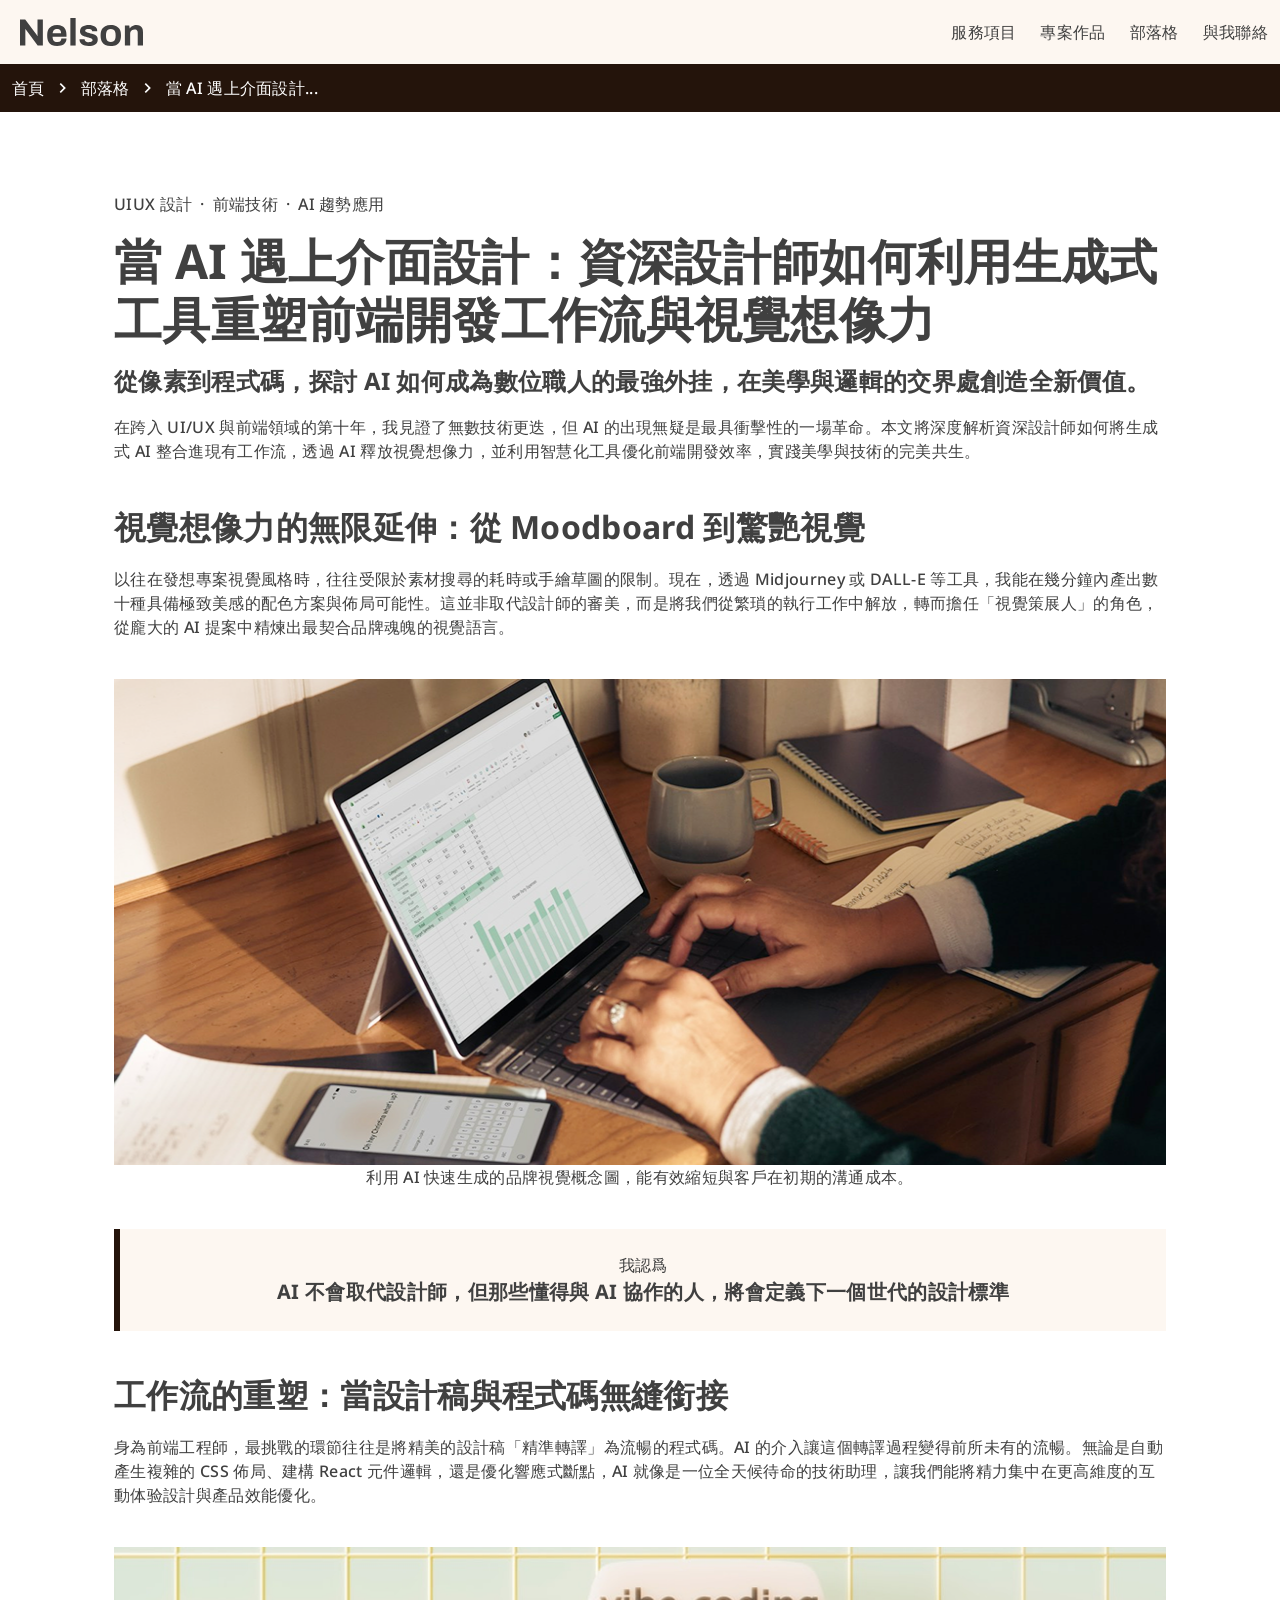
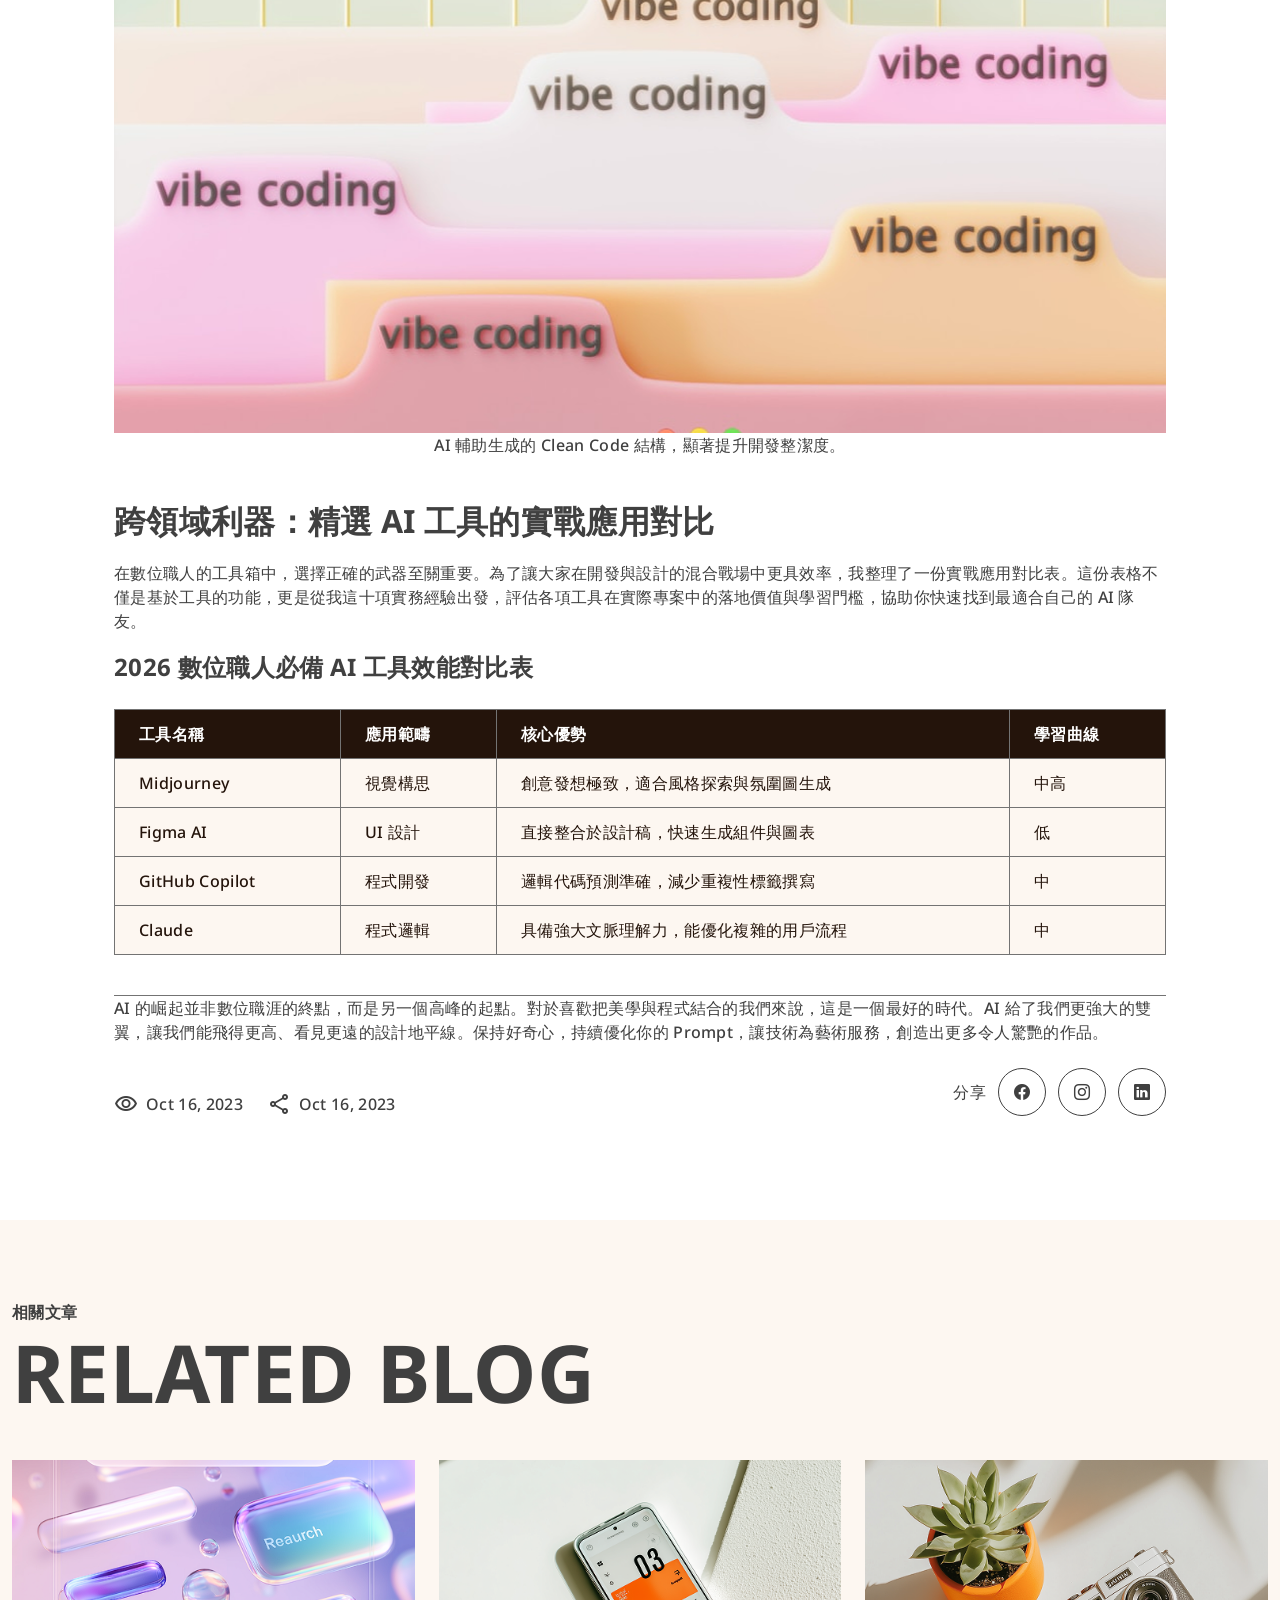
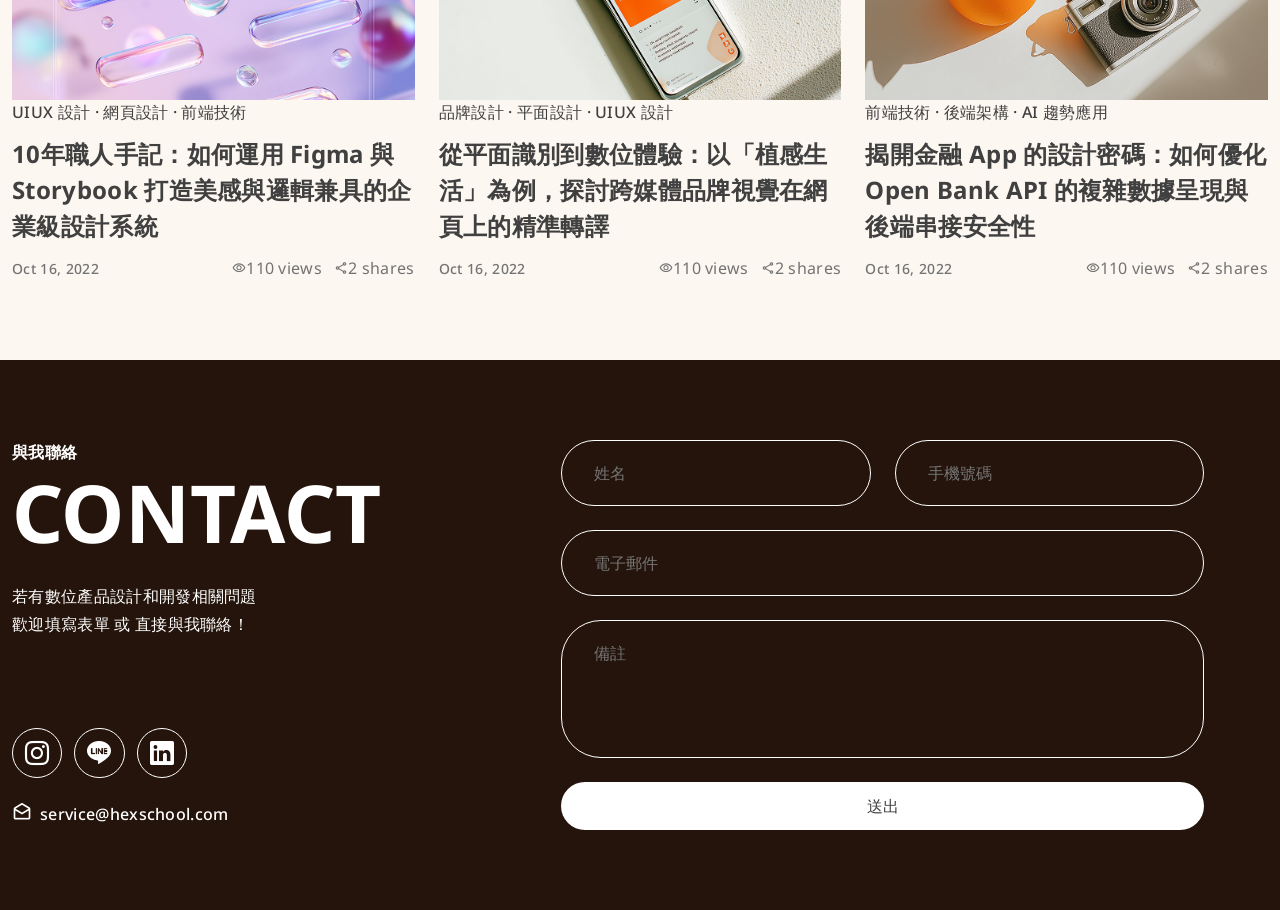
<file: Hex2026/article.html>
<!DOCTYPE html>
<html lang="zh-Hant">
<head>
    <meta charset="UTF-8">
    <meta name="viewport" content="width=device-width, initial-scale=1.0">
    <title>Nelson | 網頁裡的微互動藝術（文章內頁）</title>
    <link rel="stylesheet" href="https://fonts.googleapis.com/css2?family=Material+Symbols+Outlined">
    <link rel="stylesheet" href="https://cdn.jsdelivr.net/npm/bootstrap-icons@1.13.1/font/bootstrap-icons.min.css">
    <link rel="stylesheet" href="css/reset.css">
    <link rel="stylesheet" href="css/base.css">
    <link rel="stylesheet" href="css/blog.css">
</head>
<body>
    <div class="mask"></div>

    <header class="bg-primary-50">
        <nav>
            <div class="container">
                <div class="d-flex py-12 align-items-center">

                    <a href="index.html" class="logo"><img src="Img/device-pc.svg" alt="Nelson Logo"></a>
                 
                    <button class="btn-reset d-none d-md-block ml-auto" type="button">
                        <span class="material-symbols-outlined">dehaze</span>
                    </button>

                    <ul class="nav-list label-mobile-sm ml-auto d-flex label-md text-neutral-700 gap-24 align-items-center mb-0 list-style-none">
                        <li><a class="px-12 py-4" href="services.html">服務項目</a></li>
                        <li><a class="px-12 py-4" href="project.html">專案作品</a></li>
                        <li><a class="px-12 py-4" href="blog.html">部落格</a></li>
                        <li><a class="px-12 py-4" href="#contact">與我聯絡</a></li>
                    </ul>
                    
                </div>
            </div> 
        </nav>
    </header>

    <nav class="breadcrumbs py-12">
        <div class="container d-flex align-items-center gap-8 text-neutral-0" style="max-width: 1296px; height: 24px;">
            <a href="index.html" class="text-neutral-0 text-decoration-none label-md label-mobile-sm">首頁</a>
            <span class="material-symbols-outlined text-16 text-neutral-50">chevron_right</span>
            <a href="blog.html" class="text-neutral-0 text-decoration-none label-md label-mobile-sm">部落格</a>
            <span class="material-symbols-outlined text-16 text-neutral-50">chevron_right</span>
            <span class="text-neutral-50 label-md label-mobile-sm text-truncate" style="max-width: 400px;">當 AI 遇上介面設計...</span>
        </div>
    </nav>

    <main class="article-sec py-80 bg-white">
        <div class="container article-main-container">
            
            <div class="article-top-block mb-24">
                <div class="article-labels d-flex align-items-center gap-8 paragraph-md paragraph-mobile-sm text-neutral-700 mb-16">
                    <span>UIUX 設計</span> <span class="meta-divider">·</span>
                    <span>前端技術</span> <span class="meta-divider">·</span>
                    <span>AI 趨勢應用</span>
                </div>
                <h1 class="article-main-title heading-xxl heading-mobile-md text-neutral-700 mb-16">
                    當 AI 遇上介面設計：資深設計師如何利用生成式工具重塑前端開發工作流與視覺想像力
                </h1>
                <p class="article-subtitle heading-sm heading-mobile-xxs text-neutral-700 font-weight-700 mb-16">
                    從像素到程式碼，探討 AI 如何成為數位職人的最強外挂，在美學與邏輯的交界處創造全新價值。
                </p>
                <p class="paragraph-md paragraph-mobile-sm text-neutral-700 mb-40">
                    在跨入 UI/UX 與前端領域的第十年，我見證了無數技術更迭，但 AI 的出現無疑是最具衝擊性的一場革命。本文將深度解析資深設計師如何將生成式 AI 整合進現有工作流，透過 AI 釋放視覺想像力，並利用智慧化工具優化前端開發效率，實踐美學與技術的完美共生。
                </p>
            </div>

            <div class="article-body-content">
                
                <section class="body-group mb-40">
                    <h2 class="text-neutral-700 heading-lg heading-mobile-sm mb-16">視覺想像力的無限延伸：從 Moodboard 到驚艷視覺</h2>
                    <p class="paragraph-md paragraph-mobile-sm text-neutral-700">
                        以往在發想專案視覺風格時，往往受限於素材搜尋的耗時或手繪草圖的限制。現在，透過 Midjourney 或 DALL-E 等工具，我能在幾分鐘內產出數十種具備極致美感的配色方案與佈局可能性。這並非取代設計師的審美，而是將我們從繁瑣的執行工作中解放，轉而擔任「視覺策展人」的角色，從龐大的 AI 提案中精煉出最契合品牌魂魄的視覺語言。
                    </p>
                </section>

                <div class="body-group-img mb-40">
                    <div class="article-img-box">
                        <img src="Img/blog_content_1.png" alt="AI生成的品牌視覺概念圖" class="w-full h-full object-cover border-radius-0">
                    </div>
                    <p class="article-img-caption text-center text-neutral-700 paragraph-md paragraph-mobile-sm mt-12">
                        利用 AI 快速生成的品牌視覺概念圖，能有效縮短與客戶在初期的溝通成本。
                    </p>
                </div>

                <blockquote class="article-pullquote p-24 mb-40 bg-primary-50 border-radius-0">
                    <p class="paragraph-md paragraph-mobile-sm text-neutral-700 text-center mb-8">我認爲</p>
                    <h3 class="text-neutral-700 text-center heading-xs heading-mobile-xxxs mb-0">AI 不會取代設計師，但那些懂得與 AI 協作的人，將會定義下一個世代的設計標準</h3>
                </blockquote>

                <section class="body-group mb-40">
                    <h2 class="text-neutral-700 heading-lg heading-mobile-sm mb-16">工作流的重塑：當設計稿與程式碼無縫銜接</h2>
                    <p class="paragraph-md paragraph-mobile-sm text-neutral-700">
                        身為前端工程師，最挑戰的環節往往是將精美的設計稿「精準轉譯」為流暢的程式碼。AI 的介入讓這個轉譯過程變得前所未有的流暢。無論是自動產生複雜的 CSS 佈局、建構 React 元件邏輯，還是優化響應式斷點，AI 就像是一位全天候待命的技術助理，讓我們能將精力集中在更高維度的互動体验設計與產品效能優化。
                    </p>
                </section>

                <div class="body-group-img mb-40">
                    <div class="article-img-box">
                        <img src="Img/blog_content_2.png" alt="AI協助將Figma設計精準轉譯為React代碼" class="w-full h-full object-cover border-radius-0">
                    </div>
                    <p class="article-img-caption text-center text-neutral-700 paragraph-md paragraph-mobile-sm mt-12">
                        AI 輔助生成的 Clean Code 結構，顯著提升開發整潔度。
                    </p>
                </div>

                <section class="body-group-table mb-40">
                    <h2 class="text-neutral-700 heading-lg heading-mobile-sm mb-16">跨領域利器：精選 AI 工具的實戰應用對比</h2>
                    <p class="paragraph-md paragraph-mobile-sm text-neutral-700 mb-16">
                        在數位職人的工具箱中，選擇正確的武器至關重要。為了讓大家在開發與設計的混合戰場中更具效率，我整理了一份實戰應用對比表。這份表格不僅是基於工具的功能，更是從我這十項實務經驗出發，評估各項工具在實際專案中的落地價值與學習門檻，協助你快速找到最適合自己的 AI 隊友。
                    </p>
                    
                    <div class="table-responsive">
                        <h2 class="text-neutral-700 heading-sm heading-mobile-xxs mb-16">2026 數位職人必備 AI 工具效能對比表</h2>
                        <table class="article-custom-table w-full">
                            <thead>
                                <tr>
                                    <th class="heading-xxxs heading-mobile-xxxxs">工具名稱</th>
                                    <th class="heading-xxxs heading-mobile-xxxxs">應用範疇</th>
                                    <th class="heading-xxxs heading-mobile-xxxxs">核心優勢</th>
                                    <th class="heading-xxxs heading-mobile-xxxxs">學習曲線</th>
                                </tr>
                            </thead>
                            <tbody>
                                <tr>
                                    <td class="paragraph-md paragraph-mobile-sm font-weight-700">Midjourney</td>
                                    <td class="paragraph-md paragraph-mobile-sm">視覺構思</td>
                                    <td class="paragraph-md paragraph-mobile-sm">創意發想極致，適合風格探索與氛圍圖生成</td>
                                    <td class="paragraph-md paragraph-mobile-sm">中高</td>
                                </tr>
                                <tr>
                                    <td class="paragraph-md paragraph-mobile-sm font-weight-700">Figma AI</td>
                                    <td class="paragraph-md paragraph-mobile-sm">UI 設計</td>
                                    <td class="paragraph-md paragraph-mobile-sm">直接整合於設計稿，快速生成組件與圖表</td>
                                    <td class="paragraph-md paragraph-mobile-sm">低</td>
                                </tr>
                                <tr>
                                    <td class="paragraph-md paragraph-mobile-sm font-weight-700">GitHub Copilot</td>
                                    <td class="paragraph-md paragraph-mobile-sm">程式開發</td>
                                    <td class="paragraph-md paragraph-mobile-sm">邏輯代碼預測準確，減少重複性標籤撰寫</td>
                                    <td class="paragraph-md paragraph-mobile-sm">中</td>
                                </tr>
                                <tr>
                                    <td class="paragraph-md paragraph-mobile-sm font-weight-700">Claude</td>
                                    <td class="paragraph-md paragraph-mobile-sm">程式邏輯</td>
                                    <td class="paragraph-md paragraph-mobile-sm">具備強大文脈理解力，能優化複雜的用戶流程</td>
                                    <td class="paragraph-md paragraph-mobile-sm">中</td>
                                </tr>
                            </tbody>
                        </table>
                    </div>
                </section>

            </div>

            <div class="article-bottom-block pt-24 mt-40">
                <p class="paragraph-md paragraph-mobile-sm text-neutral-700 mb-24">
                    AI 的崛起並非數位職涯的終點，而是另一個高峰的起點。對於喜歡把美學與程式結合的我們來說，這是一個最好的時代。AI 給了我們更強大的雙翼，讓我們能飛得更高、看見更遠的設計地平線。保持好奇心，持續優化你的 Prompt，讓技術為藝術服務，創造出更多令人驚艷的作品。
                </p>
                
                <div class="article-footer-meta d-flex justify-content-between align-items-center flex-wrap gap-16">
                    <div class="meta-front d-flex gap-24 text-neutral-700">
                        <span class="d-flex align-items-center gap-8 paragraph-md paragraph-mobile-sm">
                            <span class="material-symbols-outlined text-24">visibility</span> Oct 16, 2023
                        </span>
                        <span class="d-flex align-items-center gap-8 paragraph-md paragraph-mobile-sm">
                            <span class="material-symbols-outlined text-24">share</span> Oct 16, 2023
                        </span>
                    </div>
                    <div class="meta-social d-flex align-items-center mb-24 gap-12">
                        <span class="paragraph-md paragraph-mobile-sm text-neutral-700">分享</span>
                        <a href="#" class="p-12 icon-outline-btn line-height-1"><i class="bi bi-facebook"></i></a>
                        <a href="#" class="p-12 icon-outline-btn line-height-1"><i class="bi bi-instagram"></i></a>
                        <a href="#" class="p-12 icon-outline-btn line-height-1"><i class="bi bi-linkedin"></i></a>
                    </div>
                </div>
            </div>

        </div>
    </main>

    <section class="related-posts-sec py-80 bg-primary-50">
        <div class="container" style="max-width: 1296px;">
            <div class="related-title-box mb-40">
                <span class="d-block heading-xxxs heading-mobile-xxxxs text-neutral-700 mb-8 uppercase font-weight-700">相關文章</span>
                <h2 class="heading-xxxl heading-mobile-xl text-neutral-700 mb-0 font-weight-700">RELATED BLOG</h2>
            </div>
            
            <div class="related-cards-grid d-flex gap-24 flex-wrap">
                <article class="blog-card flex-1">
                    <div class="blog-card-img" style="background-image: url('Img/blog_1.png');"></div>
                    <div class="blog-card-content p-0 mt-12">
                        <div class="blog-card-labels d-flex gap-8 paragraph-md paragraph-mobile-sm text-neutral-700 mb-12">
                            <span>UIUX 設計 · 網頁設計 · 前端技術</span>
                        </div>
                        <h3 class="heading-sm heading-mobile-xs text-neutral-700 mb-12">10年職人手記：如何運用 Figma 與 Storybook 打造美感與邏輯兼具的企業級設計系統</h3>
                        <div class="blog-card-bottom d-flex justify-content-between align-items-center text-neutral-500">
                            <span class="paragraph-sm paragraph-mobile-xs">Oct 16, 2022</span>
                            <div class="d-flex gap-12">
                                <span class="d-flex align-items-center gap-4">
                                    <span class="material-symbols-outlined paragraph-sm paragraph-mobile-xs">visibility</span> 110 views
                                </span>
                                <span class="d-flex align-items-center">
                                    <span class="material-symbols-outlined paragraph-sm paragraph-mobile-xs">share</span> 2 shares
                                </span>
                            </div>
                        </div>
                    </div>
                </article>

                <article class="blog-card flex-1">
                    <div class="blog-card-img" style="background-image: url('Img/blog_2.png');"></div>
                    <div class="blog-card-content p-0 mt-12">
                        <div class="blog-card-labels d-flex gap-8 paragraph-md paragraph-mobile-sm text-neutral-700 mb-12">
                            <span>品牌設計 · 平面設計 · UIUX 設計</span>
                        </div>
                        <h3 class="heading-sm heading-mobile-xs text-neutral-700 mb-12">從平面識別到數位體驗：以「植感生活」為例，探討跨媒體品牌視覺在網頁上的精準轉譯</h3>
                        <div class="blog-card-bottom d-flex justify-content-between align-items-center text-neutral-500">
                            <span class="paragraph-sm paragraph-mobile-xs">Oct 16, 2022</span>
                            <div class="d-flex gap-12">
                                <span class="d-flex align-items-center gap-4">
                                    <span class="material-symbols-outlined paragraph-sm paragraph-mobile-xs">visibility</span> 110 views
                                </span>
                                <span class="d-flex align-items-center">
                                    <span class="material-symbols-outlined paragraph-sm paragraph-mobile-xs">share</span> 2 shares
                                </span>
                            </div>
                        </div>
                    </div>
                </article>

                <article class="blog-card flex-1">
                    <div class="blog-card-img" style="background-image: url('Img/blog_3.png');"></div>
                    <div class="blog-card-content p-0 mt-12">
                        <div class="blog-card-labels d-flex gap-8 paragraph-md paragraph-mobile-sm text-neutral-700 mb-12">
                            <span>前端技術 · 後端架構 · AI 趨勢應用</span>
                        </div>
                        <h3 class="heading-sm heading-mobile-xs text-neutral-700 mb-12">揭開金融 App 的設計密碼：如何優化 Open Bank API 的複雜數據呈現與後端串接安全性</h3>
                        <div class="blog-card-bottom d-flex justify-content-between align-items-center text-neutral-500">
                            <span class="paragraph-sm paragraph-mobile-xs">Oct 16, 2022</span>
                            <div class="d-flex gap-12">
                                <span class="d-flex align-items-center gap-4">
                                    <span class="material-symbols-outlined paragraph-sm paragraph-mobile-xs">visibility</span> 110 views
                                </span>
                                <span class="d-flex align-items-center">
                                    <span class="material-symbols-outlined paragraph-sm paragraph-mobile-xs">share</span> 2 shares
                                </span>
                            </div>
                        </div>
                    </div>
                </article>
            </div>
        </div>
    </section>

    <footer id="contact" class="bg-primary-900 text-neutral-0 py-80">
        <div class="container">
            <div class="d-flex flex-md-col">
                <div class="col-5">
                    <h2 class="mb-24">
                        <span class="d-block heading-xxxs heading-mobile-xxxxs">與我聯絡</span>
                        <span class="d-block heading-xxxl heading-mobile-xl">CONTACT</span>
                    </h2>
                    <p class="paragraph-md mb-4 paragraph-mobile-sm">若有數位產品設計和開發相關問題</p>
                    <p class="paragraph-md mb-92 paragraph-mobile-sm">歡迎填寫表單 或 直接與我聯絡！</p>
                    
                    <div class="d-block d-md-none">
                        <div class="d-flex mb-24 gap-12">
                            <a href="#" class="p-12 rounded-full btn-outline line-height-1">
                                <i class="bi bi-instagram text-24"></i>
                            </a>
                            <a href="#" class="p-12 rounded-full btn-outline line-height-1">
                                <i class="bi bi-line text-24"></i>
                            </a>
                            <a href="#" class="p-12 rounded-full btn-outline line-height-1">
                                <i class="bi bi-linkedin text-24"></i>
                            </a>              
                        </div>
                        <a href="mailto:service@hexschool.com" class="d-flex gap-8">
                            <span class="material-symbols-outlined">drafts</span>
                            <p class="paragraph-md">service@hexschool.com</p>
                        </a>
                    </div>
                </div>

                <div class="col-7 col-md-12">
                    <form class="d-flex flex-wrap gap-24 px-40 paragraph-md paragraph-mobile-sm">
                        <input type="text" class="contact-input-half btn-outline rounded-40 px-32 py-20" placeholder="姓名">
                        <input type="tel" class="contact-input-half btn-outline rounded-40 px-32 py-20" placeholder="手機號碼">
                        <input type="email" class="btn-outline rounded-40 w-full px-32 py-20" placeholder="電子郵件">
                        <textarea rows="4" class="btn-outline rounded-40 w-full px-32 py-20" placeholder="備註"></textarea>
                        <button type="submit" class="label-md bg-neutral-0 text-neutral-700 py-12 w-full text-center rounded-full btn-reset">送出</button>
                    </form>
                </div>

                <div class="d-none d-md-block p-md-24">
                    <div class="d-flex mb-md-24 gap-md-12">
                        <a href="#" class="p-12 rounded-full btn-outline line-height-1">
                            <i class="bi bi-instagram text-md-20"></i>
                        </a>
                        <a href="#" class="p-12 rounded-full btn-outline line-height-1">
                            <i class="bi bi-line text-md-20"></i>
                        </a>
                        <a href="#" class="p-12 rounded-full btn-outline line-height-1">
                            <i class="bi bi-linkedin text-md-20"></i>
                        </a>              
                    </div>
                    <a href="mailto:service@hexschool.com" class="d-flex gap-md-8">
                        <span class="material-symbols-outlined">drafts</span>
                        <p class="paragraph-mobile-sm">service@hexschool.com</p>
                    </a>
                </div>
            </div>
        </div>
    </footer>

    <script src="./index.js"></script>
</body>
</html>
</file>
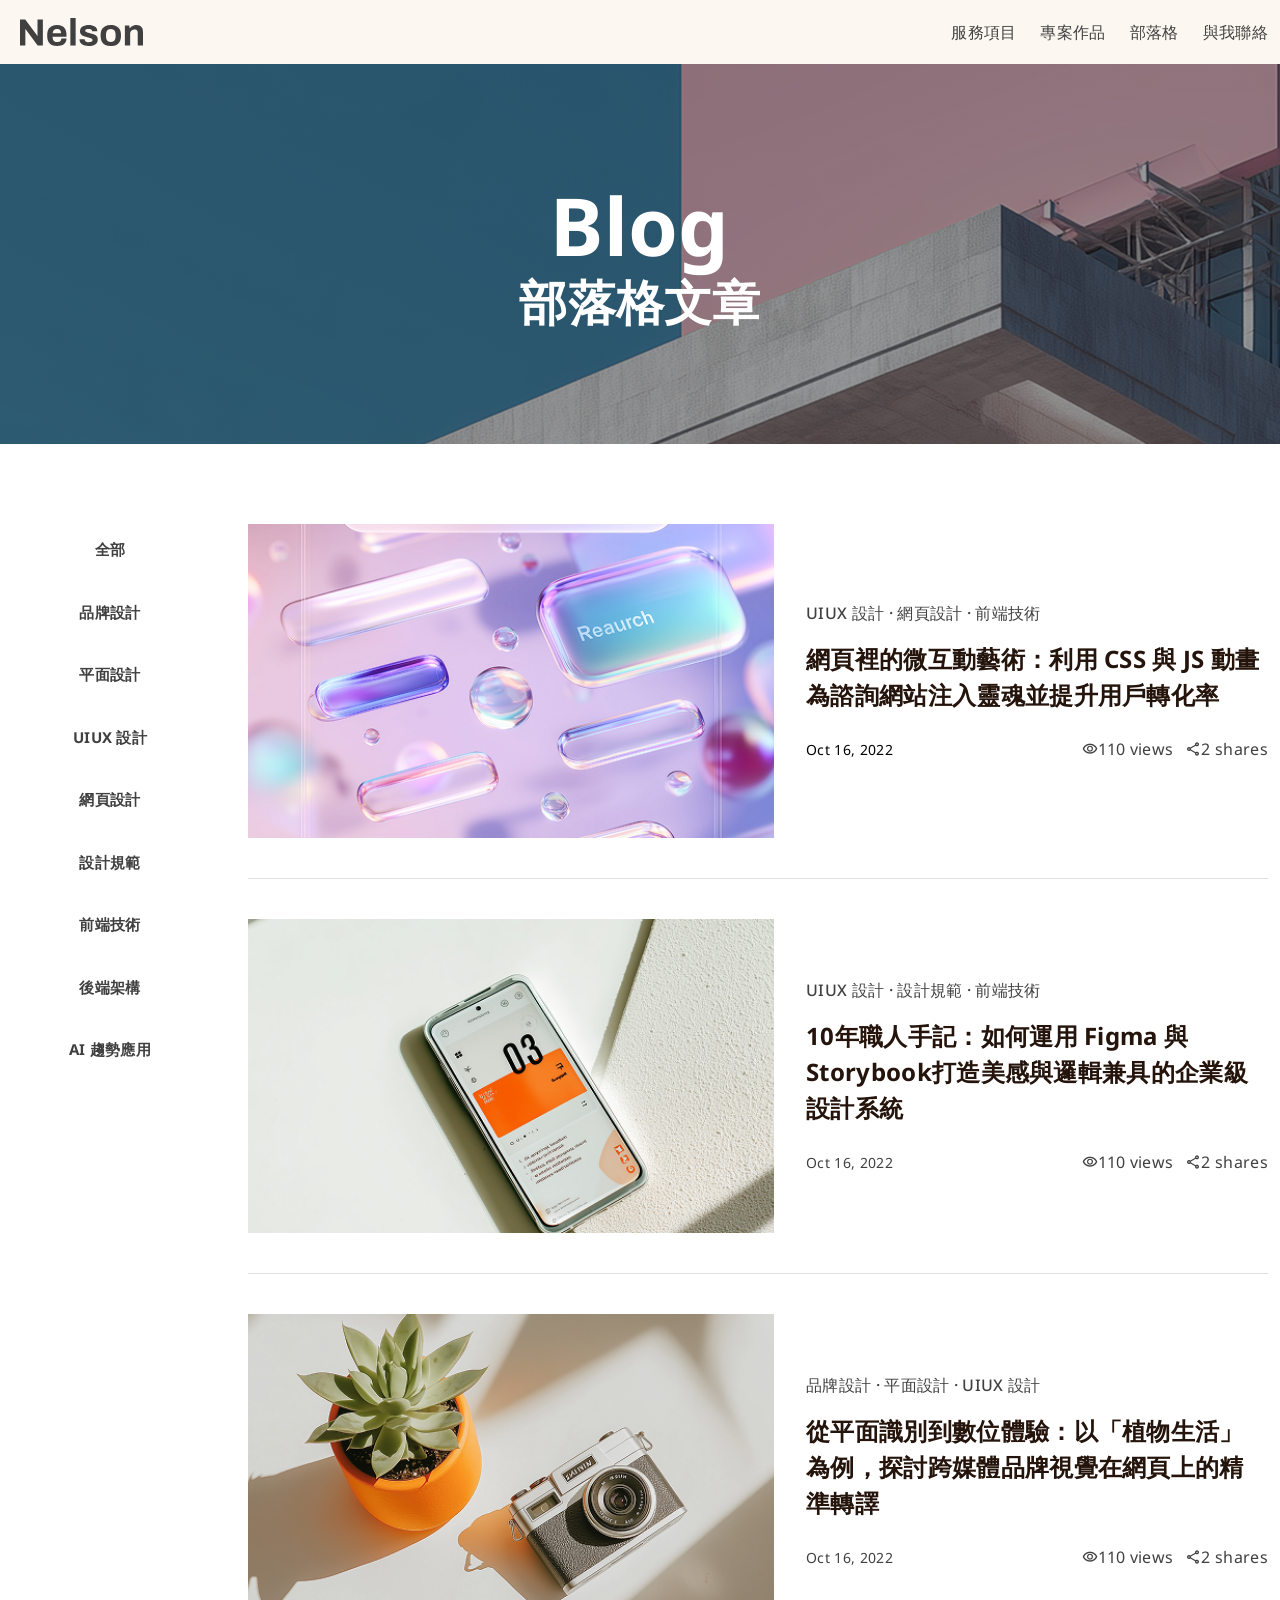
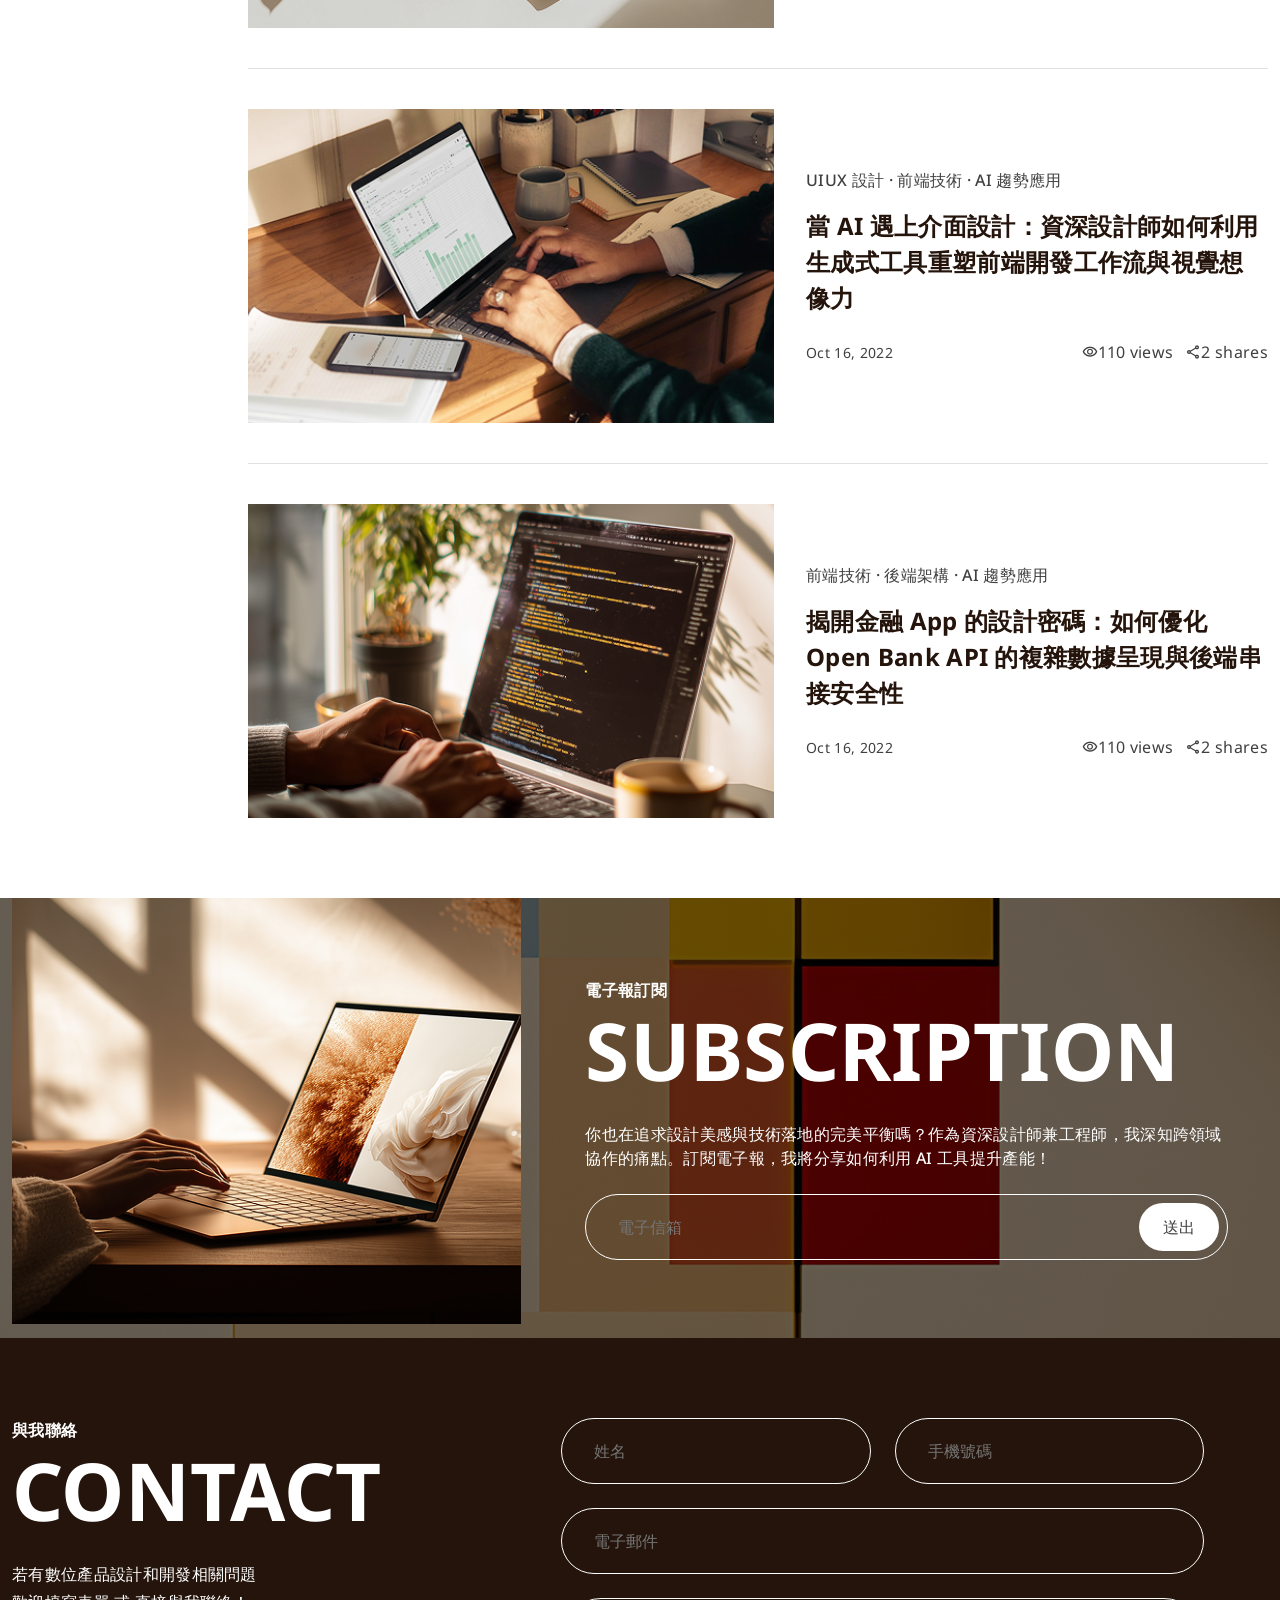
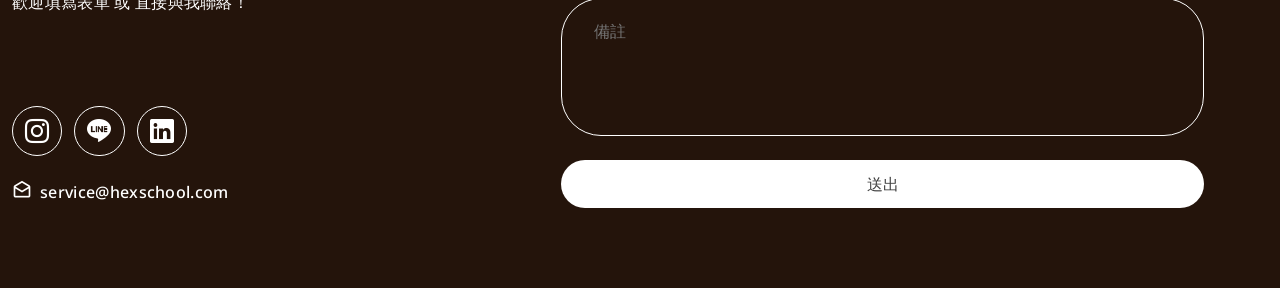
<file: Hex2026/blog.html>
<!DOCTYPE html>
<html lang="zh-Hant">
<head>
    <meta charset="UTF-8">
    <meta name="viewport" content="width=device-width, initial-scale=1.0">
    <title>Nelson | Blog 部落格文章</title>
    <link rel="stylesheet" href="https://fonts.googleapis.com/css2?family=Material+Symbols+Outlined">
    <link rel="stylesheet" href="https://cdn.jsdelivr.net/npm/bootstrap-icons@1.13.1/font/bootstrap-icons.min.css">
    <link rel="stylesheet" href="css/reset.css">
    <link rel="stylesheet" href="css/base.css">
    <link rel="stylesheet" href="css/blog.css">
</head>
<body>
    <div class="mask"></div>

    <header class="bg-primary-50">
        <nav>
            <div class="container">
                <div class="d-flex py-12">

                    <a href="index.html" class="logo"><img src="Img/device-pc.svg" alt="Nelson Logo"></a>
                 
                    <button class="btn-reset d-none d-md-block ml-auto" type="button">
                        <span class="material-symbols-outlined">dehaze</span>
                    </button>

                    <ul class="nav-list label-mobile-sm ml-auto d-flex label-md text-neutral-700 gap-24 align-items-center">
                        <li><a class="px-12 py-4" href="services.html">服務項目</a></li>
                        <li><a class="px-12 py-4" href="project.html">專案作品</a></li>
                        <li><a class="px-12 py-4" href="blog.html">部落格</a></li>
                        <li><a class="px-12 py-4" href="#contact">與我聯絡</a></li>
                    </ul>
                    
                </div>
            </div> 
        </nav>
    </header>

    <section class="blog-hero bg-primary-50 text-center py-60">
        <div class="container">
            <span class="heading-xxxl heading-mobile-xl text-neutral-0 uppercase mb-8">Blog</span>
            <h1 class="heading-xxl heading-mobile-xl text-neutral-0">部落格文章</h1>
        </div>
    </section>

    <main class="blog-main py-80">
        <div class="container blog-layout-container">
            
            <aside class="sidebar">
                <ul class="category-list">
                    <li class="active"><a href="#">全部</a></li>
                    <li><a href="#">品牌設計</a></li>
                    <li><a href="#">平面設計</a></li>
                    <li><a href="#">UIUX 設計</a></li>
                    <li><a href="#">網頁設計</a></li>
                    <li><a href="#">設計規範</a></li>
                    <li><a href="#">前端技術</a></li>
                    <li><a href="#">後端架構</a></li>
                    <li><a href="#">AI 趨勢應用</a></li>
                </ul>
            </aside>

            <section class="content">
                
                <article class="card">
                    <div class="card-img-wrap">
                        <img src="Img/blog_1.png" alt="文章封面圖" class="card-img">
                    </div>
                    <div class="card-body">
                        <div class="card-meta">  
                            <span class="tag paragraph-md paragraph-mobile-sm text-neutral-700">UIUX 設計 · 網頁設計 · 前端技術</span>
                        </div>
                    
                        <h2 class="card-title heading-sm heading-mobile-xs">
                            <a href="#">網頁裡的微互動藝術：利用 CSS 與 JS 動畫為諮詢網站注入靈魂並提升用戶轉化率</a>
                        </h2>
                        
                        <div class="blog-stats d-flex justify-content-between align-items-center w-full">
                            <span class="date paragraph-sm paragraph-mobile-xs">Oct 16, 2022</span>

                            <div class="blog-stats d-flex align-items-center gap-12 text-neutral-700">
                                <span class="d-flex align-items-center gap-4">
                                    <span class="material-symbols-outlined paragraph-sm paragraph-mobile-xs">visibility</span> 110 views
                                </span>
                                <span class="d-flex align-items-center">
                                    <span class="material-symbols-outlined paragraph-sm paragraph-mobile-xs">share</span> 2 shares
                                </span>
                            </div>
                        </div>
                    </div>
                </article>

                <article class="card">
                    <div class="card-img-wrap">
                        <img src="Img/blog_2.png" alt="文章封面圖" class="card-img">
                    </div>
                    <div class="card-body">
                        <div class="card-meta">  
                            <span class="tag paragraph-md paragraph-mobile-sm text-neutral-700">UIUX 設計 · 設計規範 · 前端技術</span>
                        </div>
                    
                        <h2 class="card-title heading-sm heading-mobile-xs">
                            <a href="#">10年職人手記：如何運用 Figma 與 Storybook打造美感與邏輯兼具的企業級設計系統</a>
                        </h2>
                        
                        <div class="blog-stats d-flex justify-content-between align-items-center w-full text-neutral-700">
                            <span class="date paragraph-sm paragraph-mobile-xs">Oct 16, 2022</span>
                            
                            <div class="blog-stats d-flex align-items-center gap-12">
                                <span class="d-flex align-items-center gap-4">
                                    <span class="material-symbols-outlined paragraph-sm paragraph-mobile-xs">visibility</span> 110 views
                                </span>
                                <span class="d-flex align-items-center">
                                    <span class="material-symbols-outlined paragraph-sm paragraph-mobile-xs">share</span> 2 shares
                                </span>
                            </div>
                        </div>
                    </div>
                </article>

                <article class="card">
                    <div class="card-img-wrap">
                        <img src="Img/blog_3.png" alt="文章封面圖" class="card-img">
                    </div>
                    <div class="card-body">
                        <div class="card-meta">  
                            <span class="tag paragraph-md paragraph-mobile-sm text-neutral-700">品牌設計 · 平面設計 · UIUX 設計</span>
                        </div>
                    
                        <h2 class="card-title heading-sm heading-mobile-xs">
                            <a href="#">從平面識別到數位體驗：以「植物生活」為例，探討跨媒體品牌視覺在網頁上的精準轉譯</a>
                        </h2>
                        
                        <div class="blog-stats d-flex justify-content-between align-items-center w-full text-neutral-700">
                            <span class="date paragraph-sm paragraph-mobile-xs">Oct 16, 2022</span>
                            
                            <div class="blog-stats d-flex align-items-center gap-12">
                                <span class="d-flex align-items-center gap-4">
                                    <span class="material-symbols-outlined paragraph-sm paragraph-mobile-xs">visibility</span> 110 views
                                </span>
                                <span class="d-flex align-items-center">
                                    <span class="material-symbols-outlined paragraph-sm paragraph-mobile-xs">share</span> 2 shares
                                </span>
                            </div>
                        </div>
                    </div>
                </article>

                <article class="card">
                    <div class="card-img-wrap">
                        <img src="Img/blog_4.png" alt="文章封面圖" class="card-img">
                    </div>
                    <div class="card-body">
                        <div class="card-meta">  
                            <span class="tag paragraph-md paragraph-mobile-sm text-neutral-700">UIUX 設計 · 前端技術 · AI 趨勢應用</span>
                        </div>
                    
                        <h2 class="card-title heading-sm heading-mobile-xs">
                            <a href="article.html">當 AI 遇上介面設計：資深設計師如何利用生成式工具重塑前端開發工作流與視覺想像力</a>
                        </h2>
                        
                        <div class="blog-stats d-flex justify-content-between align-items-center w-full text-neutral-700">
                            <span class="date paragraph-sm paragraph-mobile-xs">Oct 16, 2022</span>
                            
                            <div class="blog-stats d-flex align-items-center gap-12">
                                <span class="d-flex align-items-center gap-4">
                                    <span class="material-symbols-outlined paragraph-sm paragraph-mobile-xs">visibility</span> 110 views
                                </span>
                                <span class="d-flex align-items-center">
                                    <span class="material-symbols-outlined paragraph-sm paragraph-mobile-xs">share</span> 2 shares
                                </span>
                            </div>
                        </div>
                    </div>
                </article>

                <article class="card">
                    <div class="card-img-wrap">
                        <img src="Img/blog_5.png" alt="文章封面圖" class="card-img">
                    </div>
                    <div class="card-body">
                        <div class="card-meta">  
                            <span class="tag paragraph-md paragraph-mobile-sm text-neutral-700">前端技術 · 後端架構 · AI 趨勢應用</span>
                        </div>
                    
                        <h2 class="card-title heading-sm heading-mobile-xs">
                            <a href="#">揭開金融 App 的設計密碼：如何優化 Open Bank API 的複雜數據呈現與後端串接安全性</a>
                        </h2>
                        
                        <div class="blog-stats d-flex justify-content-between align-items-center w-full text-neutral-700">
                            <span class="date paragraph-sm paragraph-mobile-xs">Oct 16, 2022</span>
                            
                            <div class="blog-stats d-flex align-items-center gap-12">
                                <span class="d-flex align-items-center gap-4">
                                    <span class="material-symbols-outlined paragraph-sm paragraph-mobile-xs">visibility</span> 110 views
                                </span>
                                <span class="d-flex align-items-center">
                                    <span class="material-symbols-outlined paragraph-sm paragraph-mobile-xs">share</span> 2 shares
                                </span>
                            </div>
                        </div>
                    </div>
                </article>

            </section>
        </div>
    </main>

    <section class="section-subscription">
        
        <div class="container relative">
            <div class="d-flex gap-24 flex-md-col gap-md-0 mx-md--12">
                <div class="col-5 col-md-12">
                    <img
                    src="Img/subscription.png"alt=""/>
                </div>
                <div class="col-7 col-md-12">
                    <div class="text-neutral-0 px-40 py-md-40 px-md-12 h-full d-flex flex-col justify-content-center py-80 py-md-40">
                        <!-- 標題 -->
                        <h2 class="mb-24 mb-md-12">
                            <span class="d-block heading-xxxs heading-mobile-xxxxs"
                            >電子報訂閱</span
                            >
                            <span class="d-block heading-xxxl heading-mobile-xl"
                            >SUBSCRIPTION</span
                            >
                        </h2>
                        <!-- 內文 -->
                        <p class="paragraph-md mb-24 paragraph-mobile-sm">
                            你也在追求設計美感與技術落地的完美平衡嗎？作為資深設計師兼工程師，我深知跨領域協作的痛點。訂閱電子報，我將分享如何利用
                            AI 工具提升產能！
                        </p>
                        <!-- 輸入框 -->
                        <div class="d-flex rounded-40 btn-outline p-8">
                            <input
                            class="paragraph-md py-12 pl-24 text-neutral-0 bg-transparent border-0 focus-outline-0 flex-1 paragraph-mobile-sm"
                            type="text" placeholder="電子信箱"/>
                            <button type="button" class="sub-inline-btn label-md btn-reset py-12 px-24 bg-neutral-0 rounded-full text-neutral-700 label-mobile-sm"
                            >送出</button>
                        </div>
                    </div>
                </div>
            </div>
      </div>
    </section>

    <footer id="contact" class="bg-primary-900 text-neutral-0 py-80">
        <div class="container">
            <div class="d-flex flex-md-col">
                <div class="col-5">
                    <h2 class="mb-24">
                        <span class="d-block heading-xxxs heading-mobile-xxxxs">與我聯絡</span>
                        <span class="d-block heading-xxxl heading-mobile-xl">CONTACT</span>
                    </h2>
                    <p class="paragraph-md mb-4 paragraph-mobile-sm">若有數位產品設計和開發相關問題</p>
                    <p class="paragraph-md mb-92 paragraph-mobile-sm">歡迎填寫表單 或 直接與我聯絡！</p>
                    
                    <div class="d-block d-md-none">
                        <div class="d-flex mb-24 gap-12">
                            <a href="#" class="p-12 rounded-full btn-outline line-height-1">
                                <i class="bi bi-instagram text-24"></i>
                            </a>
                            <a href="#" class="p-12 rounded-full btn-outline line-height-1">
                                <i class="bi bi-line text-24"></i>
                            </a>
                            <a href="#" class="p-12 rounded-full btn-outline line-height-1">
                                <i class="bi bi-linkedin text-24"></i>
                            </a>              
                        </div>
                        <a href="mailto:service@hexschool.com" class="d-flex gap-8">
                            <span class="material-symbols-outlined">drafts</span>
                            <p class="paragraph-md">service@hexschool.com</p>
                        </a>
                    </div>
                </div>

                <div class="col-7 col-md-12">
                    <form class="d-flex flex-wrap gap-24 px-40 paragraph-md paragraph-mobile-sm">
                        <input type="text" class="contact-input-half btn-outline rounded-40 px-32 py-20" placeholder="姓名">
                        <input type="tel" class="contact-input-half btn-outline rounded-40 px-32 py-20" placeholder="手機號碼">
                        <input type="email" class="btn-outline rounded-40 w-full px-32 py-20" placeholder="電子郵件">
                        <textarea rows="4" class="btn-outline rounded-40 w-full px-32 py-20" placeholder="備註"></textarea>
                        <button type="submit" class="label-md bg-neutral-0 text-neutral-700 py-12 w-full text-center rounded-full">送出</button>
                    </form>
                </div>

                <div class="d-none d-md-block p-md-24">
                    <div class="d-flex mb-md-24 gap-md-12">
                        <a href="#" class="p-12 rounded-full btn-outline line-height-1">
                            <i class="bi bi-instagram text-md-20"></i>
                        </a>
                        <a href="#" class="p-12 rounded-full btn-outline line-height-1">
                            <i class="bi bi-line text-md-20"></i>
                        </a>
                        <a href="#" class="p-12 rounded-full btn-outline line-height-1">
                            <i class="bi bi-linkedin text-md-20"></i>
                        </a>              
                    </div>
                    <a href="mailto:service@hexschool.com" class="d-flex gap-md-8">
                        <span class="material-symbols-outlined">drafts</span>
                        <p class="paragraph-mobile-sm">service@hexschool.com</p>
                    </a>
                </div>
            </div>
        </div>
    </footer>

    <script src="./index.js"></script>

</body>
</html>
</file>
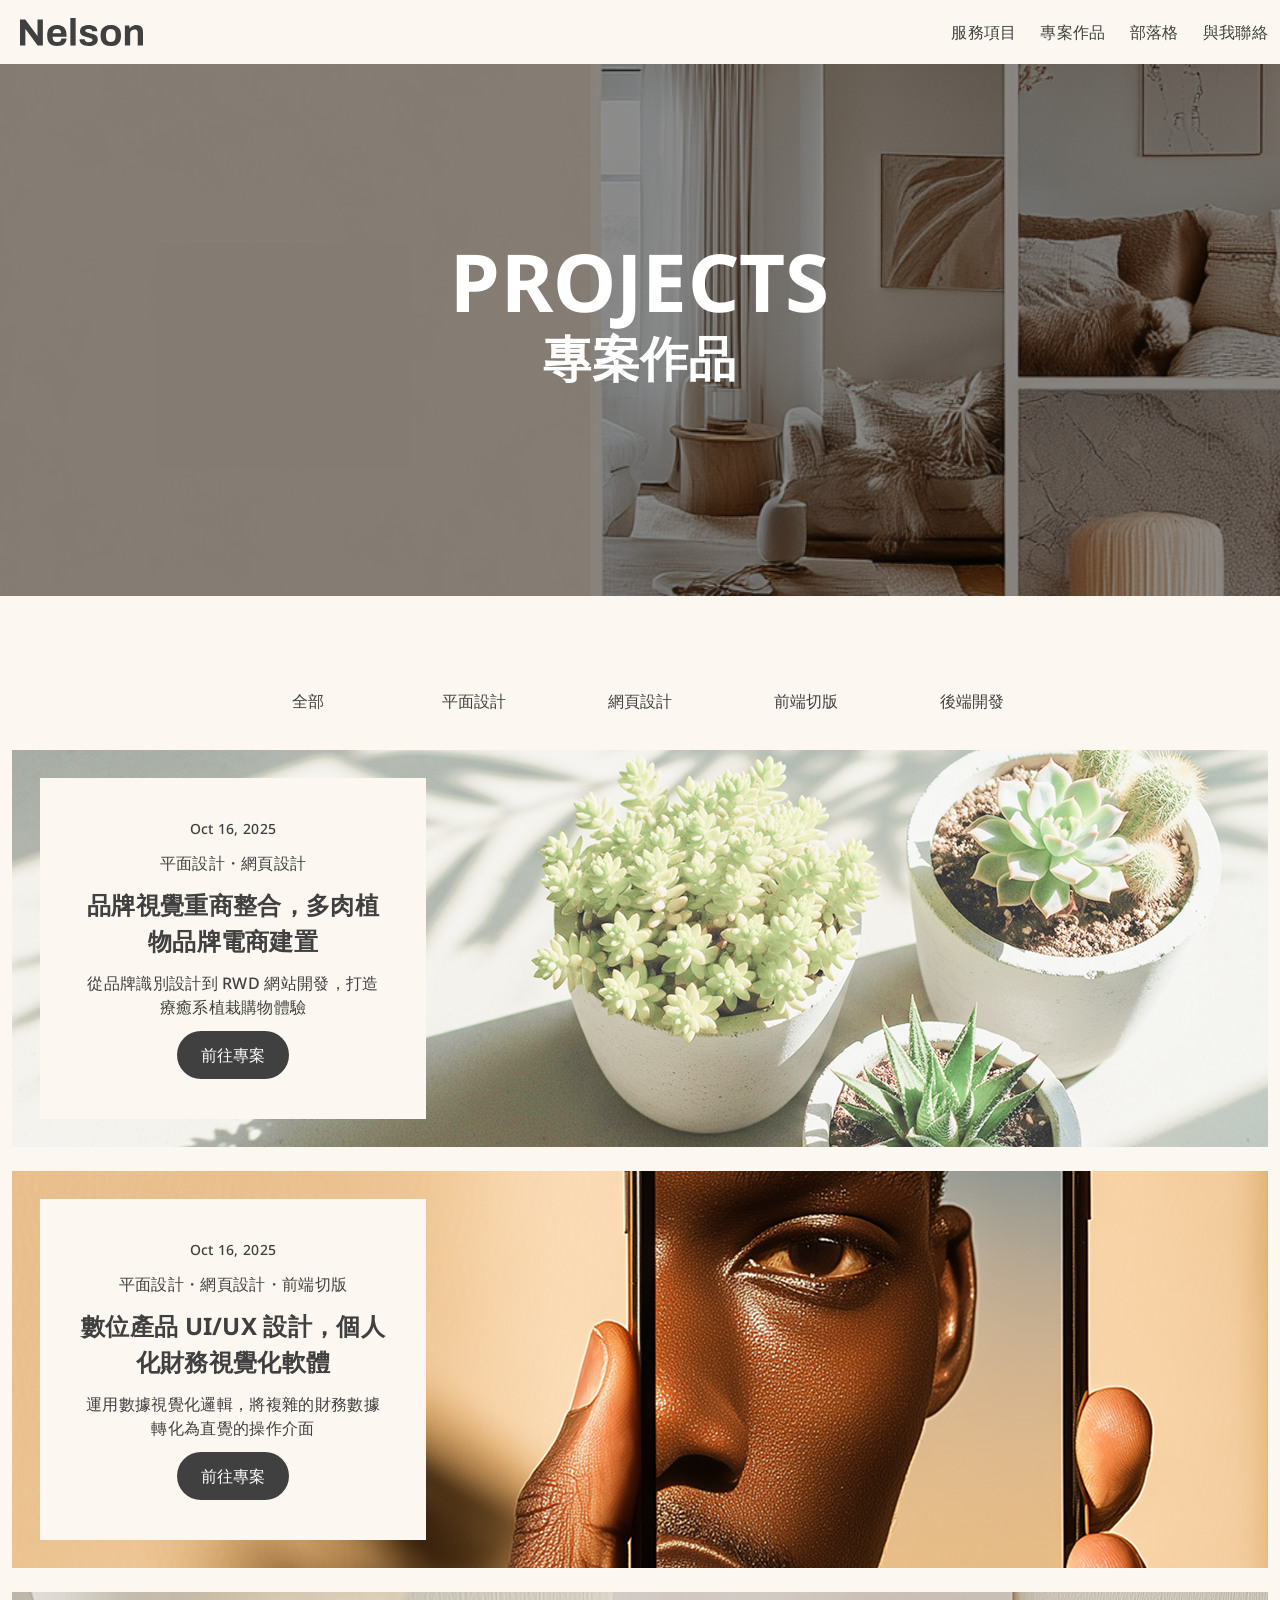
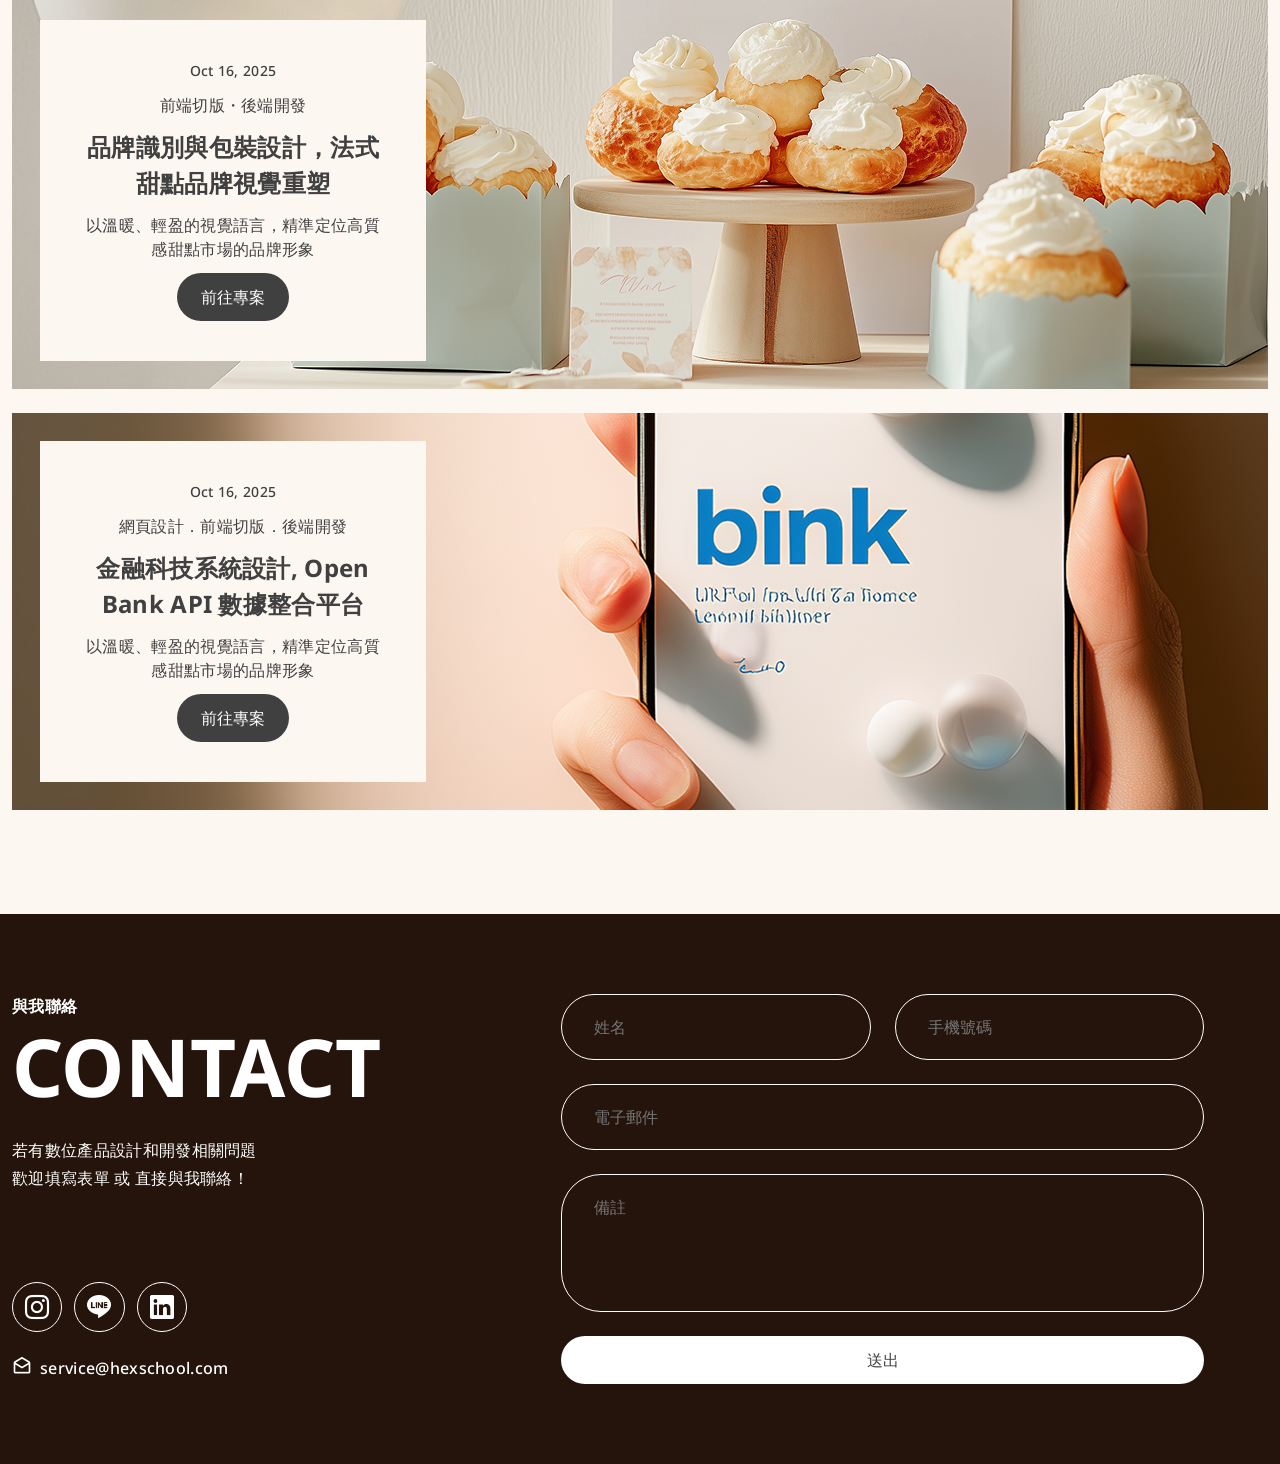
<file: Hex2026/project.html>
<!DOCTYPE html>
<html lang="zh-Hant">
<head>
    <meta charset="UTF-8">
    <meta name="viewport" content="width=device-width, initial-scale=1.0">
    <title>Projects | Nelson Portfolio</title>
    <link rel="stylesheet" href="https://fonts.googleapis.com/css2?family=Material+Symbols+Outlined">
    <link rel="stylesheet" href="https://cdn.jsdelivr.net/npm/bootstrap-icons@1.13.1/font/bootstrap-icons.min.css">
    
    <link rel="stylesheet" href="css/reset.css">
    <link rel="stylesheet" href="css/base.css">
    <link rel="stylesheet" href="css/project.css">
</head>
<body>
    <div class="mask"></div>

    <header class="bg-primary-50">
        <nav>
            <div class="container">
                <div class="d-flex py-12">

                    <a href="index.html" class="logo"><img src="Img/device-pc.svg" alt="Nelson Logo"></a>
                 
                    <button class="btn-reset d-none d-md-block ml-auto" type="button">
                        <span class="material-symbols-outlined">dehaze</span>
                    </button>

                    <ul class="nav-list label-mobile-sm ml-auto d-flex label-md text-neutral-700 gap-24 align-items-center">
                        <li><a class="px-12 py-4" href="services.html">服務項目</a></li>
                        <li><a class="px-12 py-4" href="project.html">專案作品</a></li>
                        <li><a class="px-12 py-4" href="blog.html">部落格</a></li>
                        <li><a class="px-12 py-4" href="#contact">與我聯絡</a></li>
                    </ul>
                    
                </div>
            </div> 
        </nav>
    </header>

    <section class="project-hero bg-primary-50 text-center">
        <div class="container">
            <div class="hero-title-box mb-40">
                <p class="heading-xxxl heading-mobile-xl text-neutral-0 uppercase mb-8">PROJECTS</p>
                <h1 class="heading-xxl heading-mobile-xl text-neutral-0">專案作品</h1>
            </div>
    </section>

    <section class="projects bg-primary-50 py-80 py-md-40">
        <div class="container">
            
            <div class="project-filter-tabs d-flex align-items-center mb-48">
                <button class="filter-btn btn-reset heading-xxs heading-mobile-xxxs" type="button">全部</button>
                <button class="filter-btn btn-reset heading-xxs heading-mobile-xxxs" type="button">平面設計</button>
                <button class="filter-btn btn-reset heading-xxs heading-mobile-xxxs" type="button">網頁設計</button>
                <button class="filter-btn btn-reset heading-xxs heading-mobile-xxxs" type="button">前端切版</button>
                <button class="filter-btn btn-reset heading-xxs heading-mobile-xxxs" type="button">後端開發</button>
            </div>

                <!--     產品卡片清單 -->
                <ul>
                <li
                    class="project-card bg-cover-center bg-primary-50 text-neutral-700 text-center py-28 pl-28 px-md-16 pb-md-16 mb-24">
                    <div class="project-content bg-primary-50 p-40 p-md-24">
                        <time class="paragraph-sm paragraph-mobile-xs mb-12 d-block"
                            datetime="2025-10-16">Oct 16, 2025</time>
                        <p class="paragraph-md paragraph-mobile-sm mb-12">
                            平面設計・網頁設計
                        </p>
                        <h3 class="heading-sm heading-mobile-xs mb-12">
                            品牌視覺重商整合，多肉植物品牌電商建置
                        </h3>
                        <p class="paragraph-md paragraph-mobile-sm mb-12">
                            從品牌識別設計到 RWD 網站開發，打造療癒系植栽購物體驗
                        </p>
                        <button
                            class="projects-btn btn-reset rounded-full text-neutral-0 lable-md lable-mobile-sm px-24 py-12 bg-neutral-700"
                            type="button">前往專案</button>
                    </div>
                </li>
                <li
                    class="project-card bg-cover-center bg-primary-50 text-neutral-700 text-center py-28 pl-28 px-md-16 pb-md-16 mb-24">
                    <div class="project-content bg-primary-50 p-40 p-md-24">
                        <time class="paragraph-sm paragraph-mobile-xs mb-12 d-block"
                            datetime="2025-10-16">Oct 16, 2025</time>
                        <p class="paragraph-md paragraph-mobile-sm mb-12">
                            平面設計・網頁設計・前端切版
                        </p>
                        <h3 class="heading-sm heading-mobile-xs mb-12">
                            數位產品 UI/UX 設計，個人化財務視覺化軟體
                        </h3>
                        <p class="paragraph-md paragraph-mobile-sm mb-12">
                            運用數據視覺化邏輯，將複雜的財務數據轉化為直覺的操作介面
                        </p>
                        <button
                            class="projects-btn btn-reset rounded-full text-neutral-0 lable-md lable-mobile-sm px-24 py-12 bg-neutral-700"
                            type="button">前往專案</button>
                    </div>
                </li>
                <li
                    class="project-card bg-cover-center bg-primary-50 text-neutral-700 text-center py-28 pl-28 px-md-16 pb-md-16 mb-24">
                    <div class="project-content bg-primary-50 p-40 p-md-24">
                        <time class="paragraph-sm paragraph-mobile-xs mb-12 d-block"
                            datetime="2025-10-16">Oct 16, 2025</time>
                        <p class="paragraph-md paragraph-mobile-sm mb-12">
                            前端切版・後端開發
                        </p>
                        <h3 class="heading-sm heading-mobile-xs mb-12">
                            品牌識別與包裝設計，法式甜點品牌視覺重塑
                        </h3>
                        <p class="paragraph-md paragraph-mobile-sm mb-12">
                            以溫暖、輕盈的視覺語言，精準定位高質感甜點市場的品牌形象
                        </p>
                        <button
                            class="projects-btn btn-reset rounded-full text-neutral-0 lable-md lable-mobile-sm px-24 py-12 bg-neutral-700"
                            type="button">前往專案</button>
                    </div>
                </li>
                <li class="project-card card-to-hide bg-cover-center bg-primary-50 text-neutral-700 text-center py-28 pl-28 px-md-16 pb-md-16 mb-24">
                        <div class="project-content bg-primary-50 p-40 p-md-24">
                            <time class="paragraph-sm paragraph-mobile-xs mb-12 d-block"
                            datetime="2025-10-16">Oct 16, 2025</time>
                            <p class="paragraph-md paragraph-mobile-sm mb-12">網頁設計．前端切版．後端開發</p>
                            <h3 class="heading-sm heading-mobile-xs mb-12">金融科技系統設計, Open Bank API 數據整合平台</h3>
                            <p class="paragraph-md paragraph-mobile-sm mb-12">以溫暖、輕盈的視覺語言，精準定位高質感甜點市場的品牌形象</p>
                            <button
                            class="projects-btn btn-reset rounded-full text-neutral-0 lable-md lable-mobile-sm px-24 py-12 bg-neutral-700"
                            type="button">前往專案</button>
                        </div>
                </li>
                </ul>

        </div>
    </section>

    <div id="project-modal-1" class="project-modal">
        <div class="modal-dialog">
            
            <div class="modal-header bg-neutral-0 d-flex justify-content-end px-24 py-16">
                <button type="button" class="modal-close-btn btn-reset" id="btn-close-modal">
                    <span class="material-symbols-outlined">close</span>
                </button>
            </div>
            
            <div class="modal-hero-img">
                <img src="Img/project_1.png" alt="多肉植物專案大圖">
            </div>
            
            <div class="modal-body p-40 bg-neutral-0">
                
                <div class="d-flex justify-content-between align-items-center mb-12">
                    <span class="text-neutral-700 paragraph-md paragraph-mobile-sm">平面設計 ・ 網頁設計</span>
                    <time class="text-neutral-700 paragraph-md paragraph-mobile-sm" datetime="2022-10-16">Oct 16, 2022</time>
                </div>
                
                <h2 class="heading-md heading-mobile-sm text-neutral-700 mb-12">
                    品牌視覺與電商整合，多肉植物品牌電商建置
                </h2>
                
                <p class="paragraph-md paragraph-mobile-sm text-neutral-700 mb-24">
                    從品牌識別設計到 RWD 網站開發，打造療癒系植栽購物體驗
                </p>
                
                <div class="modal-spec-grid d-flex flex-wrap gap-24 py-24 mb-40">
                    <div class="spec-col flex-1">
                        <p class="paragraph-md paragraph-mobile-sm text-neutral-500 line-height-1">
                            我們將大自然的平靜感轉化為數位語彙，透過揉合大地色系與極簡排版，為「PLANTIQUE LIFE」建構出專屬的視覺靈魂。在開發過程中，我們秉持對細節的極致追求，確保從品牌 Logo 到每一個組件的轉場，皆展現像素級的精準。
                        </p>
                    </div>
                    <div class="spec-col spec-meta pl-24 pl-md-0">
                        <p class="paragraph-md paragraph-mobile-sm text-neutral-500 mb-12">
                            設計原則：植栽藝術、日系風格、暖陽視覺
                        </p>
                        <p class="paragraph-md paragraph-mobile-sm text-neutral-500">
                            開發方式：Bootstrap、Javascript
                        </p>
                    </div>
                </div>
                
                <div class="modal-mockup-wrapper bg-primary-50 p-40 text-center">
                    <img src="Img/project_modal_pic.png" alt="網頁長幅設計稿" class="mockup-img">
                </div>
                
            </div>
        </div>
    </div>

    <footer id="contact" class="bg-primary-900 text-neutral-0 py-80">
        <div class="container">
            <div class="d-flex flex-md-col">
                <div class="col-5">
                    <h2 class="mb-24">
                        <span class="d-block heading-xxxs heading-mobile-xxxxs">與我聯絡</span>
                        <span class="d-block heading-xxxl heading-mobile-xl">CONTACT</span>
                    </h2>
                    <p class="paragraph-md mb-4 paragraph-mobile-sm">若有數位產品設計和開發相關問題</p>
                    <p class="paragraph-md mb-92 paragraph-mobile-sm">歡迎填寫表單 或 直接與我聯絡！</p>
                    
                    <div class="d-block d-md-none">
                        <div class="d-flex mb-24 gap-12">
                            <a href="#" class="p-12 rounded-full btn-outline line-height-1">
                                <i class="bi bi-instagram text-24"></i>
                            </a>
                            <a href="#" class="p-12 rounded-full btn-outline line-height-1">
                                <i class="bi bi-line text-24"></i>
                            </a>
                            <a href="#" class="p-12 rounded-full btn-outline line-height-1">
                                <i class="bi bi-linkedin text-24"></i>
                            </a>              
                        </div>
                        <a href="mailto:service@hexschool.com" class="d-flex gap-8">
                            <span class="material-symbols-outlined">drafts</span>
                            <p class="paragraph-md">service@hexschool.com</p>
                        </a>
                    </div>
                </div>

                <div class="col-7 col-md-12">
                    <form class="d-flex flex-wrap gap-24 px-40 paragraph-md paragraph-mobile-sm">
                        <input type="text" class="contact-input-half btn-outline rounded-40 px-32 py-20" placeholder="姓名">
                        <input type="tel" class="contact-input-half btn-outline rounded-40 px-32 py-20" placeholder="手機號碼">
                        <input type="email" class="btn-outline rounded-40 w-full px-32 py-20" placeholder="電子郵件">
                        <textarea rows="4" class="btn-outline rounded-40 w-full px-32 py-20" placeholder="備註"></textarea>
                        <button type="submit" class="label-md bg-neutral-0 text-neutral-700 py-12 w-full text-center rounded-full">送出</button>
                    </form>
                </div>

                <div class="d-none d-md-block p-md-24">
                    <div class="d-flex mb-md-24 gap-md-12">
                        <a href="#" class="p-12 rounded-full btn-outline line-height-1">
                            <i class="bi bi-instagram text-md-20"></i>
                        </a>
                        <a href="#" class="p-12 rounded-full btn-outline line-height-1">
                            <i class="bi bi-line text-md-20"></i>
                        </a>
                        <a href="#" class="p-12 rounded-full btn-outline line-height-1">
                            <i class="bi bi-linkedin text-md-20"></i>
                        </a>              
                    </div>
                    <a href="mailto:service@hexschool.com" class="d-flex gap-md-8">
                        <span class="material-symbols-outlined">drafts</span>
                        <p class="paragraph-mobile-sm">service@hexschool.com</p>
                    </a>
                </div>
            </div>
        </div>
    </footer>

    <script src="./index.js"></script>
</body>
</html>
</file>
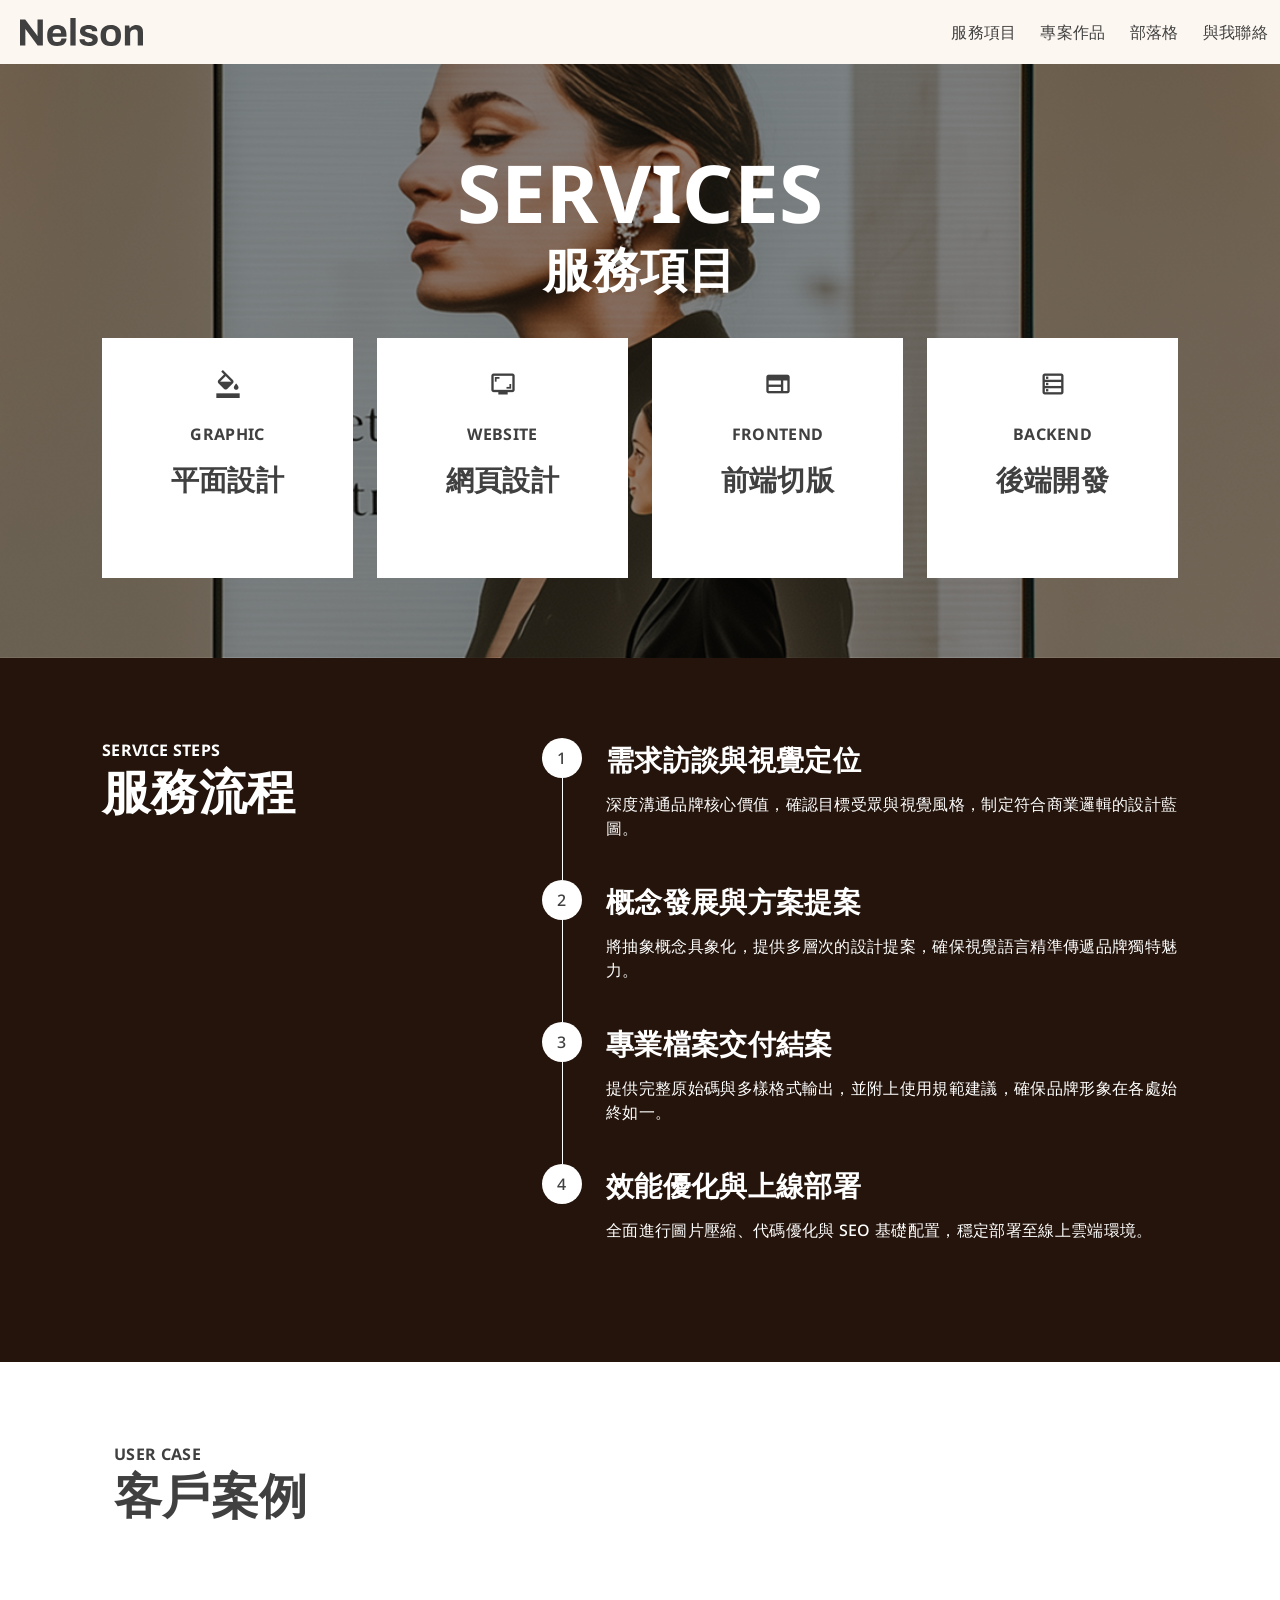
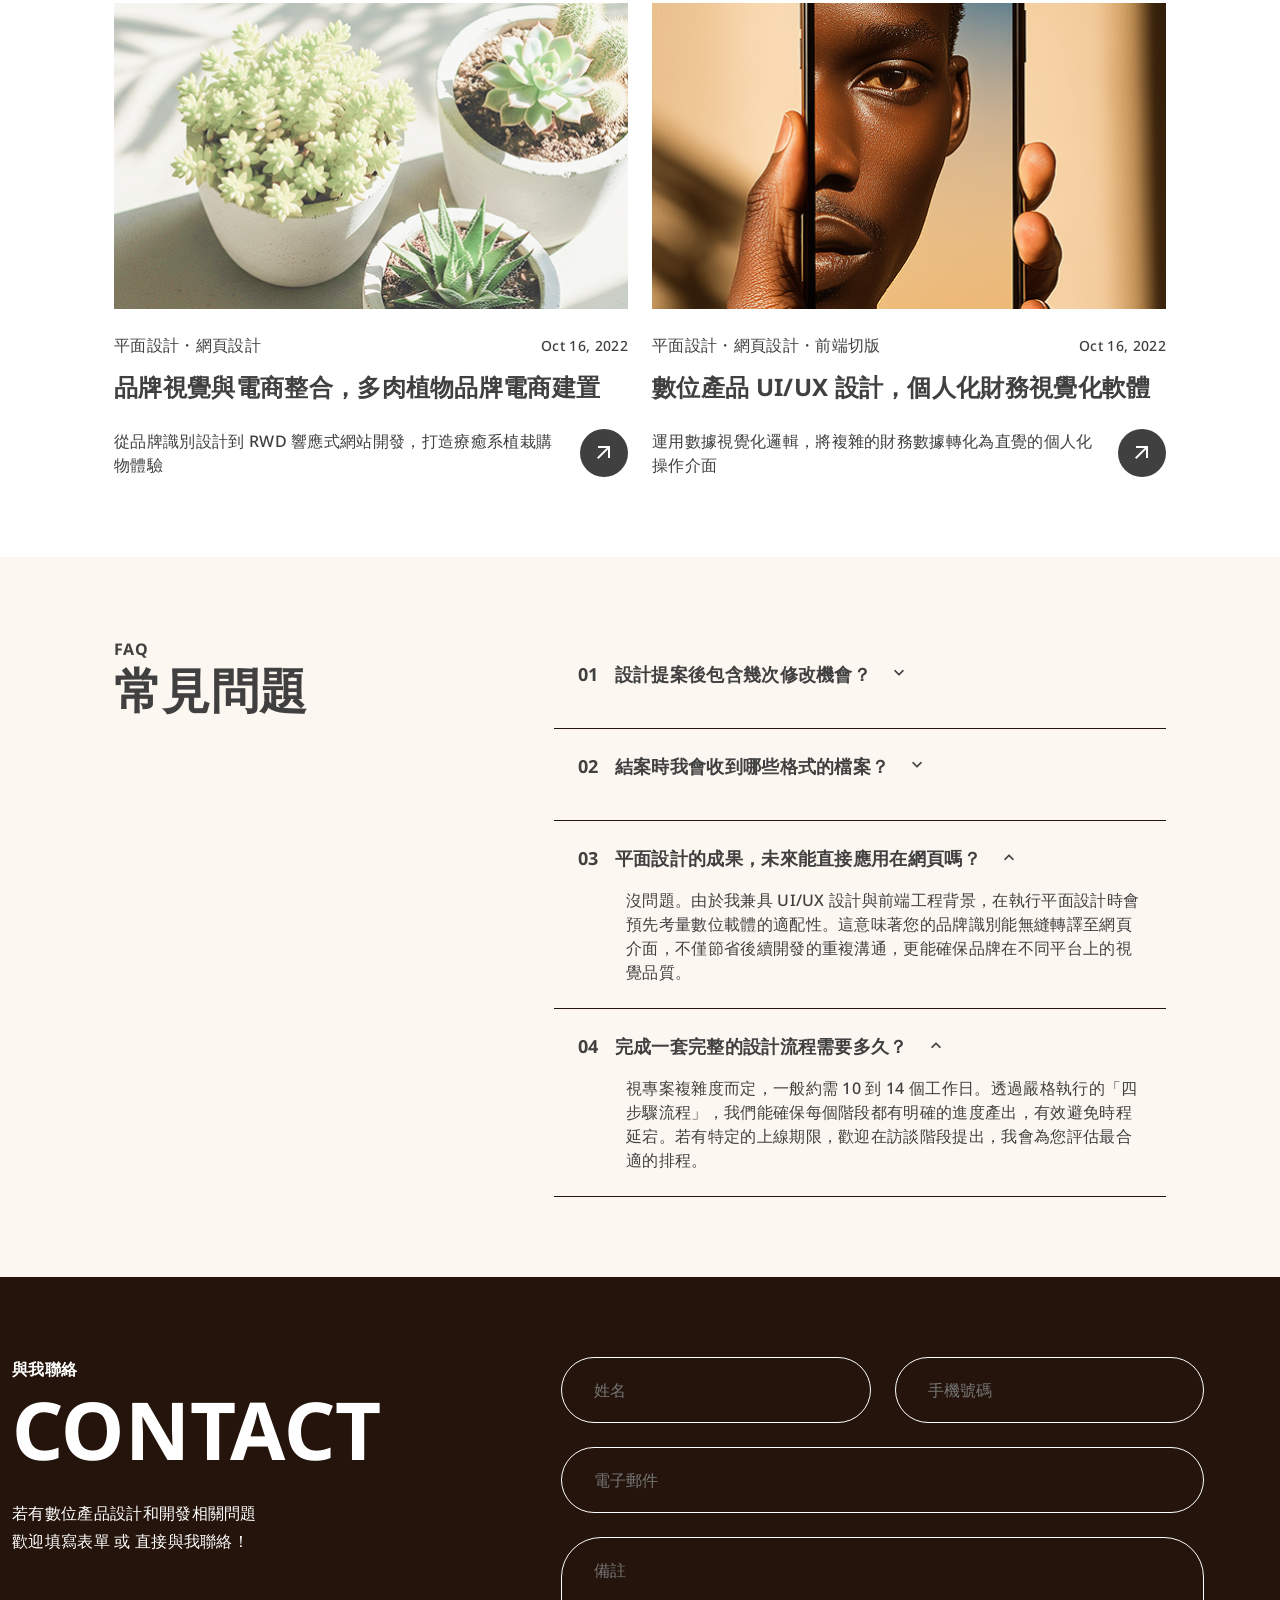
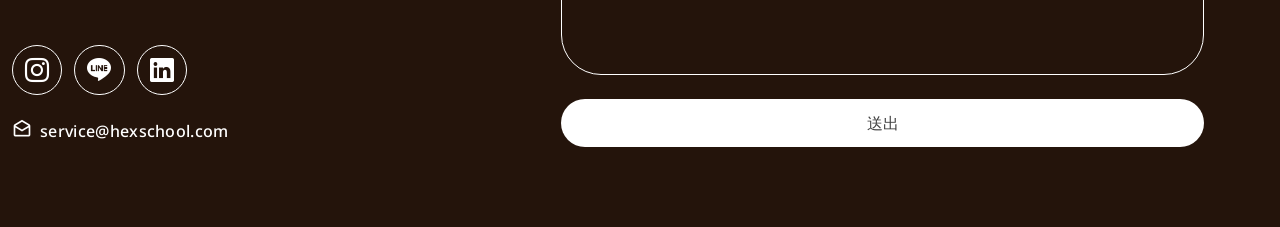
<file: Hex2026/services.html>
<!DOCTYPE html>
<html lang="zh-Hant">
<head>
    <meta charset="UTF-8">
    <meta name="viewport" content="width=device-width, initial-scale=1.0">
    <title>Services | Nelson Portfolio</title>
    <link rel="stylesheet" href="https://fonts.googleapis.com/css2?family=Material+Symbols+Outlined">
    <link rel="stylesheet" href="https://cdn.jsdelivr.net/npm/bootstrap-icons@1.13.1/font/bootstrap-icons.min.css">
    
    <link rel="stylesheet" href="css/reset.css">
    <link rel="stylesheet" href="css/base.css">
    <link rel="stylesheet" href="css/services.css">
</head>
<body>
    <div class="mask"></div>

    <header class="bg-primary-50">
        <nav>
            <div class="container">
                <div class="d-flex py-12">

                    <a href="index.html" class="logo"><img src="Img/device-pc.svg" alt="Nelson Logo"></a>
                 
                    <button class="btn-reset d-none d-md-block ml-auto" type="button">
                        <span class="material-symbols-outlined">dehaze</span>
                    </button>

                    <ul class="nav-list label-mobile-sm ml-auto d-flex label-md text-neutral-700 gap-24 align-items-center">
                        <li><a class="px-12 py-4" href="services.html">服務項目</a></li>
                        <li><a class="px-12 py-4" href="project.html">專案作品</a></li>
                        <li><a class="px-12 py-4" href="blog.html">部落格</a></li>
                        <li><a class="px-12 py-4" href="#contact">與我聯絡</a></li>
                    </ul>
                    
                </div>
            </div> 
        </nav>
    </header>


    <section class="services-hero text-center bg-primary-50">
        <div class="container">
            
            <div class="hero-title-box mb-40">
                <p class="heading-xxxl heading-mobile-xl text-neutral-0 uppercase mb-8">SERVICES</p>
                <h1 class="heading-xxl heading-mobile-xl text-neutral-0">服務項目</h1>
            </div>

            <div class="d-flex flex-wrap gap-24 hero-cards-grid">
                
                <div class="services-grid-card">
                    <div class="card-icon-box mb-24">
                        <span class="material-symbols-outlined">format_color_fill</span>
                    </div>
                    <h3 class="heading-xxxs heading-mobile-xxxxs mb-12">GRAPHIC</h3>
                    <h3 class="heading-md heading-mobile-sm mb-12">平面設計</h3>
                </div>

                <div class="services-grid-card">
                    <div class="card-icon-box mb-24">
                        <span class="material-symbols-outlined text-neutral-900">screenshot_monitor</span>
                    </div>
                    <h3 class="heading-xxxs heading-mobile-xxxxs mb-12">WEBSITE</h3>
                    <h3 class="heading-md heading-mobile-sm mb-12">網頁設計</h3>
                </div>

                <div class="services-grid-card">
                    <div class="card-icon-box mb-24">
                        <span class="material-symbols-outlined text-neutral-900">web</span>
                    </div>
                    <h3 class="heading-xxxs heading-mobile-xxxxs mb-12">FRONTEND</h3>
                    <h3 class="heading-md heading-mobile-sm mb-12">前端切版</h3>
                </div>

                <div class="services-grid-card">
                    <div class="card-icon-box mb-24">
                        <span class="material-symbols-outlined text-neutral-900">data_table</span>
                    </div>
                    <h3 class="heading-xxxs heading-mobile-xxxxs mb-12">BACKEND</h3>
                    <h3 class="heading-md heading-mobile-sm mb-12">後端開發</h3>
                </div>

            </div>
        </div>
    </section>

    <section class="services-steps bg-primary-900">
        <div class="container steps-container text-neutral-0">
            
            <div class="steps-title-side">
                <h2 class="heading-xxxs heading-mobile-xxxxs">SERVICE STEPS</h2>
                <h2 class="heading-xxl heading-mobile-xl mt-8">服務流程</h2>
            </div>
            
            <div class="steps-list-side">
                
                <div class="step-flow-row">
                    <div class="step-front-track">
                        <div class="step-circle-num">1</div>
                        <div class="step-track-line"></div>
                    </div>
                    <div class="step-text-content">
                        <h3 class="heading-md heading-mobile-sm">需求訪談與視覺定位</h3>
                        <p class="paragraph-md paragraph-mobile-sm">深度溝通品牌核心價值，確認目標受眾與視覺風格，制定符合商業邏輯的設計藍圖。</p>
                    </div>
                </div>

                <div class="step-flow-row">
                    <div class="step-front-track">
                        <div class="step-circle-num">2</div>
                        <div class="step-track-line"></div>
                    </div>
                    <div class="step-text-content">
                        <h3 class="heading-md heading-mobile-sm">概念發展與方案提案</h3>
                        <p class="paragraph-md paragraph-mobile-sm">將抽象概念具象化，提供多層次的設計提案，確保視覺語言精準傳遞品牌獨特魅力。</p>
                    </div>
                </div>

                <div class="step-flow-row">
                    <div class="step-front-track">
                        <div class="step-circle-num">3</div>
                        <div class="step-track-line"></div>
                    </div>
                    <div class="step-text-content">
                        <h3 class="heading-md heading-mobile-sm">專業檔案交付結案</h3>
                        <p class="paragraph-md paragraph-mobile-sm">提供完整原始碼與多樣格式輸出，並附上使用規範建議，確保品牌形象在各處始終如一。</p>
                    </div>
                </div>

                <div class="step-flow-row">
                    <div class="step-front-track">
                        <div class="step-circle-num">4</div>
                        <div class="step-track-line d-none"></div>
                    </div>
                    <div class="step-text-content">
                        <h3 class="heading-md heading-mobile-sm">效能優化與上線部署</h3>
                        <p class="paragraph-md paragraph-mobile-sm">全面進行圖片壓縮、代碼優化與 SEO 基礎配置，穩定部署至線上雲端環境。</p>
                    </div>
                </div>

            </div>
        </div>
    </section>

    <section class="services-cases bg-neutral-0 py-80 py-md-40">
        <div class="container cases-container">
            
            <div class="cases-top-box text-neutral-700 mb-40">
                <h2 class="heading-xxxs heading-mobile-xxxxs uppercase mb-8">USER CASE</h2>
                <h2 class="heading-xxl heading-mobile-xl">客戶案例</h2>
            </div>
            
            <div class="d-flex flex-wrap gap-24 cases-list-wrapper text-neutral-700">
                
                <div class="user-case-card">
                    <div class="case-img-box mb-12 mb-md-8">
                        <img src="Img/service_case_1.png" alt="Case Study 1">
                    </div>
                    
                    <div class="case-info-top mb-md-8">
                        <div class="case-labels justify-content-between">
                            <p class="case-label paragraph-md paragraph-mobile-sm">平面設計・網頁設計</p>
                            <p class="case-date paragraph-sm paragraph-mobile-xs">Oct 16, 2022</p>
                        </div>
                    </div>
                    
                    <h3 class="case-title heading-sm heading-mobile-xs mb-12 mb-md-8">品牌視覺與電商整合，多肉植物品牌電商建置</h3>
                    
                    <div class="case-bottom-box">
                        <p class="case-desc paragraph-md paragraph-mobile-sm">從品牌識別設計到 RWD 響應式網站開發，打造療癒系植栽購物體驗</p>
                        <a href="#" class="case-circle-btn">
                            <span class="material-symbols-outlined">arrow_outward</span>
                        </a>
                    </div>
                </div>

                <div class="user-case-card">
                    <div class="case-img-box mb-12 mb-md-8">
                        <img src="Img/service_case_2.png" alt="Case Study 2">
                    </div>
                    
                    <div class="case-info-top mb-md-8">
                        <div class="case-labels justify-content-between">
                            <p class="case-label paragraph-md paragraph-mobile-sm">平面設計・網頁設計・前端切版</p>
                            <p class="case-date paragraph-sm paragraph-mobile-xs">Oct 16, 2022</p>
                        </div>
                    </div>
                    
                    <h3 class="case-title heading-sm heading-mobile-xs mb-12 mb-md-8">數位產品 UI/UX 設計，個人化財務視覺化軟體</h3>
                    
                    <div class="case-bottom-box">
                        <p class="case-desc paragraph-md paragraph-mobile-sm">運用數據視覺化邏輯，將複雜的財務數據轉化為直覺的個人化操作介面</p>
                        <a href="#" class="case-circle-btn">
                            <span class="material-symbols-outlined">arrow_outward</span>
                        </a>
                    </div>
                </div>

            </div>
        </div>
    </section>

    <section class="services-faq text-neutral-700 bg-primary-50 py-80 py-md-40">
        <div class="container faq-container">
            
            <div class="faq-title-side">
                <h2 class="heading-xxxs heading-mobile-xxxxs uppercase mb-8">FAQ</h2>
                <h2 class="heading-xxl heading-mobile-xl">常見問題</h2>
            </div>
            
            <div class="faq-list-side">
                
                <div class="faq-collapse-item">
                    <div class="faq-header mb-16 mb-md-8">
                        <h3 class="heading-xxs heading-mobile-xxxs">01</h3>
                        <h3 class="heading-xxs heading-mobile-xxxs">設計提案後包含幾次修改機會？</h3>
                        <div class="faq-icon-box">
                            <span class="material-symbols-outlined">keyboard_arrow_down</span>
                        </div>
                    </div>
                    <div class="faq-body mt-12">
                        <p class="paragraph-md paragraph-mobile-sm">我們在視覺定調與原型設計階段，均提供 2 次的完整大修機會。進入前端開發後，則以細部微調為主。這能確保專案在時程內兼具最高品質與效率。</p>
                    </div>
                </div>

                <div class="faq-collapse-item">
                    <div class="faq-header mb-16 mb-md-8">
                        <h3 class="heading-xxs heading-mobile-xxxs">02</h3>
                        <h3 class="heading-xxs heading-mobile-xxxs">結案時我會收到哪些格式的檔案？</h3>
                        <div class="faq-icon-box">
                            <span class="material-symbols-outlined">keyboard_arrow_down</span>
                        </div>
                    </div>
                    <div class="faq-body mt-12">
                        <p class="paragraph-md paragraph-mobile-sm">您將會收到 Figma 完整高保真設計稿、優化後的網頁語意化原始碼（HTML/CSS/JS），以及針對網站圖片與字型的商業授權使用規範清單。</p>
                    </div>
                </div>

                <div class="faq-collapse-item active">
                    <div class="faq-header mb-16 mb-md-8">
                        <h3 class="heading-xxs heading-mobile-xxxs">03</h3>
                        <h3 class="heading-xxs heading-mobile-xxxs">平面設計的成果，未來能直接應用在網頁嗎？</h3>
                        <div class="faq-icon-box">
                            <span class="material-symbols-outlined">keyboard_arrow_down</span>
                        </div>
                    </div>
                    <div class="faq-body mt-12">
                        <p class="paragraph-md paragraph-mobile-sm">沒問題。由於我兼具 UI/UX 設計與前端工程背景，在執行平面設計時會預先考量數位載體的適配性。這意味著您的品牌識別能無縫轉譯至網頁介面，不僅節省後續開發的重複溝通，更能確保品牌在不同平台上的視覺品質。</p>
                    </div>
                </div>

                <div class="faq-collapse-item active">
                    <div class="faq-header mb-16 mb-md-8">
                        <h3 class="heading-xxs heading-mobile-xxxs">04</h3>
                        <h3 class="heading-xxs heading-mobile-xxxs">完成一套完整的設計流程需要多久？</h3>
                        <div class="faq-icon-box">
                            <span class="material-symbols-outlined">keyboard_arrow_down</span>
                        </div>
                    </div>
                    <div class="faq-body mt-12">
                        <p class="paragraph-md paragraph-mobile-sm">視專案複雜度而定，一般約需 10 到 14 個工作日。透過嚴格執行的「四步驟流程」，我們能確保每個階段都有明確的進度產出，有效避免時程延宕。若有特定的上線期限，歡迎在訪談階段提出，我會為您評估最合適的排程。</p>
                    </div>
                </div>

            </div>
        </div>
    </section>

    <footer id="contact" class="bg-primary-900 text-neutral-0 py-80">
        <div class="container">
            <div class="d-flex flex-md-col">
                <div class="col-5">
                    <h2 class="mb-24">
                        <span class="d-block heading-xxxs heading-mobile-xxxxs">與我聯絡</span>
                        <span class="d-block heading-xxxl heading-mobile-xl">CONTACT</span>
                    </h2>
                    <p class="paragraph-md mb-4 paragraph-mobile-sm">若有數位產品設計和開發相關問題</p>
                    <p class="paragraph-md mb-92 paragraph-mobile-sm">歡迎填寫表單 或 直接與我聯絡！</p>
                    
                    <div class="d-block d-md-none">
                        <div class="d-flex mb-24 gap-12">
                            <a href="#" class="p-12 rounded-full btn-outline line-height-1">
                                <i class="bi bi-instagram text-24"></i>
                            </a>
                            <a href="#" class="p-12 rounded-full btn-outline line-height-1">
                                <i class="bi bi-line text-24"></i>
                            </a>
                            <a href="#" class="p-12 rounded-full btn-outline line-height-1">
                                <i class="bi bi-linkedin text-24"></i>
                            </a>              
                        </div>
                        <a href="mailto:service@hexschool.com" class="d-flex gap-8">
                            <span class="material-symbols-outlined">drafts</span>
                            <p class="paragraph-md">service@hexschool.com</p>
                        </a>
                    </div>
                </div>

                <div class="col-7 col-md-12">
                    <form class="d-flex flex-wrap gap-24 px-40 paragraph-md paragraph-mobile-sm">
                        <input type="text" class="contact-input-half btn-outline rounded-40 px-32 py-20" placeholder="姓名">
                        <input type="tel" class="contact-input-half btn-outline rounded-40 px-32 py-20" placeholder="手機號碼">
                        <input type="email" class="btn-outline rounded-40 w-full px-32 py-20" placeholder="電子郵件">
                        <textarea rows="4" class="btn-outline rounded-40 w-full px-32 py-20" placeholder="備註"></textarea>
                        <button type="submit" class="label-md bg-neutral-0 text-neutral-700 py-12 w-full text-center rounded-full">送出</button>
                    </form>
                </div>

                <div class="d-none d-md-block p-md-24">
                    <div class="d-flex mb-md-24 gap-md-12">
                        <a href="#" class="p-12 rounded-full btn-outline line-height-1">
                            <i class="bi bi-instagram text-md-20"></i>
                        </a>
                        <a href="#" class="p-12 rounded-full btn-outline line-height-1">
                            <i class="bi bi-line text-md-20"></i>
                        </a>
                        <a href="#" class="p-12 rounded-full btn-outline line-height-1">
                            <i class="bi bi-linkedin text-md-20"></i>
                        </a>              
                    </div>
                    <a href="mailto:service@hexschool.com" class="d-flex gap-md-8">
                        <span class="material-symbols-outlined">drafts</span>
                        <p class="paragraph-mobile-sm">service@hexschool.com</p>
                    </a>
                </div>
            </div>
        </div>
    </footer>

    <script src="./index.js"></script>
</body>
</html>
</file>
<file: Hex2026/css/base.css>
/* 載入字形 */
@import url("https://fonts.googleapis.com/css2?family=Noto+Sans:ital,wght@0,100..900;1,100..900&display=swap");

/* 設定設計稿色票變數 */
:root {
  --column: 12; /* 拆分成 12 格網格系統 */
  --gutter: 24px; /* gutter 配置 24px */

  /* Primary */
  --color-primary-50: #fdf7f1;
  --color-primary-100: #fde6cf;
  --color-primary-500: #f5b87b;
  --color-primary-900: #24140b;

  /* Neutral */
  --color-neutral-0: #ffffff;
  --color-neutral-500: #737373;
  --color-neutral-700: #404040;
  --color-neutral-900: #1e1e1e;

  /* Dark */
  --color-dark-40a: rgba(0, 0, 0, 0.4);
  --color-dark-60a: rgba(0, 0, 0, 0.6);
}

/* 全域通用設定 */
*,
*::before,
*::after {
  box-sizing: border-box;
}

input,
textarea,
button {
  font: inherit;
  color: inherit;
  background-color: transparent;
  border: none;
}

textarea {
  resize: none;
}

body {
  line-height: 1.5;
  letter-spacing: 0.02em;
  font-family: "Noto Sans", sans-serif;
}

img {
  vertical-align: middle;
  max-width: 100%;
}

a {
  text-decoration: none;
  color: inherit; /* 繼承父層顏色 */
}

/* google icon 預設設定 */
.material-symbols-outlined {
  font-variation-settings:
    "FILL" 0,
    "wght" 400,
    "GRAD" 0,
    "opsz" 24;
  font-size: 20px;
  display: block;
}

/* 全站導覽列（Header）高度防禦層級設定 */
header {
    position: sticky; 
    top: 0;
    z-index: 999 !important; /* 直接給予最高權限，確保卡片或裝飾滾動時不蓋過 header */
}

/* 設計稿字型 class 設定 */
/* Display - font-weight: 700 */
.display-1 {
  font-size: 300px;
  font-weight: 700;
  line-height: 1.2;
}

.display-2 {
  font-size: 160px;
  font-weight: 700;
  line-height: 1.2;
}

/* Heading - font-weight: 700 */
.heading-xxxl {
  font-size: 80px;
  font-weight: 700;
  line-height: 1.2;
}

.heading-xxl {
  font-size: 48px;
  font-weight: 700;
  line-height: 1.2;
}

.heading-xl {
  font-size: 40px;
  font-weight: 700;
  line-height: 1.2;
}

.heading-lg {
  font-size: 32px;
  font-weight: 700;
}

.heading-md {
  font-size: 28px;
  font-weight: 700;
}
.heading-sm {
  font-size: 24px;
  font-weight: 700;
}
.heading-xs {
  font-size: 20px;
  font-weight: 700;
}
.heading-xxs {
  font-size: 18px;
  font-weight: 700;
}
.heading-xxxs {
  font-size: 16px;
  font-weight: 700;
}
.heading-xxxxs {
  font-size: 14px;
  font-weight: 700;
}

/* Label - font-weight: 500 */
.label-md {
  font-size: 16px;
  font-weight: 500;
}
.label-sm {
  font-size: 14px;
  font-weight: 500;
}
.label-xs {
  font-size: 13px;
  font-weight: 500;
}

/* Paragraph - font-weight: 500 */
.paragraph-md {
  font-size: 16px;
  font-weight: 500;
}
.paragraph-sm {
  font-size: 14px;
  font-weight: 500;
}
.paragraph-xs {
  font-size: 13px;
  font-weight: 500;
}

/* utility class 通用設定 */
.btn-reset {
  border: 0;
  background: transparent;
  color: inherit;
  font: inherit;
  cursor: pointer;
}

.btn-outline {
  border: 1px solid currentColor;
}

.flex-1 {
  flex: 1;
}

.d-flex {
  display: flex;
}

.d-none {
  display: none;
}

.d-block {
  display: block;
}

.d-inline-block {
  display: inline-block;
}

.flex-wrap {
  flex-wrap: wrap;
}

.align-items-center {
  align-items: center;
}

.align-items-start {
  align-items: flex-start;
}

.justify-content-between {
  justify-content: space-between;
}

.justify-content-center {
  justify-content: center;
}

.gap-8 {
  gap: 8px;
}

.gap-12 {
  gap: 12px;
}

.gap-24 {
  gap: 24px;
}

.m-auto {
  margin: auto;
}

.ml-auto {
  margin-left: auto;
}

.mr-4 {
  margin-right: 4px;
}

.mb-4 {
  margin-bottom: 4px;
}

.mb-12 {
  margin-bottom: 12px;
}

.mb-16{
  margin-bottom: 16px;
}

.mb-24 {
  margin-bottom: 24px;
}

.mb-40 {
  margin-bottom: 40px;
}

.mb-92 {
  margin-bottom: 92px;
}

.mt-40 {
  margin-top: 40px;
}

.mr-12 {
  margin-right: 12px;
}

.mr-24 {
  margin-right: 24px;
}

.mb-60 {
  margin-bottom: 60px;
}

.pb-4 {
  padding-bottom: 4px;
}

.p-8 {
  padding: 8px;
}

.p-12 {
  padding: 12px;
}

.p-24 {
  padding: 24px;
}

.p-40 {
  padding: 40px;
}

.py-4{
  padding-top: 4px;
  padding-bottom: 4px;
}

.py-12 {
  padding-top: 12px;
  padding-bottom: 12px;
}

.py-20 {
  padding-top: 20px;
  padding-bottom: 20px;
}

.py-28 {
  padding-top: 28px;
  padding-bottom: 28px;
}

.py-80 {
  padding-top: 80px;
  padding-bottom: 80px;
}

.px-24 {
  padding-left: 24px;
  padding-right: 24px;
}

.px-32 {
  padding-left: 32px;
  padding-right: 32px;
}

.px-40 {
  padding-left: 40px;
  padding-right: 40px;
}

.px-80 {
  padding-left: 80px;
  padding-right: 80px;
}

.pr-16 {
  padding-right: 16px;
}

.pl-24 {
  padding-left: 24px;
}

.pl-28 {
  padding-left: 28px;
}

.pl-32 {
  padding-left: 32px;
}

.text-neutral-700 {
  color: var(--color-neutral-700);
}

.bg-transparent {
  background-color: transparent;
}

.bg-neutral-0 {
  background-color: var(--color-neutral-0);
}

.bg-neutral-700 {
  background-color: var(--color-neutral-700);
}

.bg-primary-900 {
  background-color: var(--color-primary-900);
}

.bg-primary-50 {
  background-color: var(--color-primary-50);
}

.text-neutral-0 {
  color: var(--color-neutral-0);
}

.text-neutral-500 {
  color: var(--color-neutral-500);
}

.sticky-top {
  position: sticky;
  top: 0;
  left: 0;
}

.rounded-40 {
  border-radius: 40px;
}

.rounded-full {
  border-radius: 999px;
}

.rounded-circle {
  border-radius: 50%;
}

.relative {
  position: relative;
}

.border-0 {
  border: none;
}

.flex-col {
  flex-direction: column;
}

.h-80 {
  height: 80px;
}

.w-80 {
  width: 80px;
}

.w-full {
  width: 100%;
}

.h-full {
  height: 100%;
}

.min-h-0 {
  min-height: 0px;
}

.overflow-x-auto {
  overflow-x: auto;
}

.focus-outline-0:focus-visible {
  outline: 0;
}

/* 隱藏捲軸寬度 */
.hide-scrollbar {
  scrollbar-width: none;
  &::-webkit-scrollbar {
    display: none; /* Safari 專用 */
  }
}

/* z-index 層級控制 */
.z-index-1 {
  z-index: 1;
}

.text-24 {
  font-size: 24px;
}

.text-28 {
  font-size: 28px;
}

.text-center {
  text-align: center;
}

.bg-cover-center {
  background-repeat: no-repeat;
  background-size: cover;
  background-position: center;
}

.line-height-1 {
  line-height: 1;
}

.object-fit-cover {
  width: 100%;
  height: 100%;
  object-fit: cover;
}

/* container 設定 */
.container {
  max-width: 1320px;
  padding: 0px 12px;
  margin: auto;
}

/* 格線系統設定 */
.col-2 {
  --span: 2;
  --gap-count: calc(var(--span) - 1);
  width: calc((100% - var(--gutter) * (var(--column) - 1)) / var(--column) * var(--span) + var(--gutter) * var(--gap-count));
}

.col-3 {
  --span: 3;
  --gap-count: calc(var(--span) - 1);
  width: calc((100% - var(--gutter) * (var(--column) - 1)) / var(--column) * var(--span) + var(--gutter) * var(--gap-count));
}

.col-4 {
  --span: 4;
  --gap-count: calc(var(--span) - 1);
  width: calc((100% - var(--gutter) * (var(--column) - 1)) / var(--column) * var(--span) + var(--gutter) * var(--gap-count));
}

.col-5 {
  --span: 5;
  --gap-count: calc(var(--span) - 1);
  width: calc((100% - var(--gutter) * (var(--column) - 1)) / var(--column) * var(--span) + var(--gutter) * var(--gap-count));
}

.col-7 {
  --span: 7;
  --gap-count: calc(var(--span) - 1);
  width: calc((100% - var(--gutter) * (var(--column) - 1)) / var(--column) * var(--span) + var(--gutter) * var(--gap-count));
}

.col-10 {
  --span: 10;
  --gap-count: calc(var(--span) - 1);
  width: calc((100% - var(--gutter) * (var(--column) - 1)) / var(--column) * var(--span) + var(--gutter) * var(--gap-count));
}

.col-12 {
  --span: 12;
  --gap-count: calc(var(--span) - 1);
  width: calc((100% - var(--gutter) * (var(--column) - 1)) / var(--column) * var(--span) + var(--gutter) * var(--gap-count));
}

/* Hero區塊樣式 */
.hero {
  height: calc(100vh - 64px);
}

.hero-title-box {
    display: flex;
    flex-direction: column;
    align-items: center;
}

/* nav區塊樣式 */
.nav-list li a {
    color: var(--color-neutral-700);
    text-decoration: none;
    font-weight: 500;
    transition: color 0.3s ease, font-weight 0.3s ease; 
    display: inline-block;
}

.nav-list li a:hover {
    color: var(--color-primary-500) !important;
}

.nav-list li a.active {
    color: var(--color-neutral-900) !important;
    font-weight: 700 !important;
}

/*Footer*/
.contact-input-half {
    --gap: 24px;
    width: calc((100% - var(--gap)) / 2);
}

@media (max-width: 992px) {
  .d-mb-block {
    display: block;
  }

  .heading-mobile-xl {
    font-size: 40px;
    font-weight: 700;
    line-height: 1.2;
  }

  .paragraph-mobile-sm {
    font-size: 14px;
    font-weight: 500;
  }

  .mb-md-0 {
    margin-bottom: 0px;
  }

  .mb-md-8 {
    margin-bottom: 8px;
  }

  .mb-md-32 {
    margin-bottom: 32px;
  }

  .mx-md--12 {
    margin-left: -12px;
    margin-right: -12px;
  }

  .mb-md-24 {
    margin-bottom: 24px;
  }

  .mb-md-12 {
    margin-bottom: 12px;
  }

  .pl-md-20 {
    padding-left: 20px;
  }

  .px-md-0 {
    padding-left: 0px;
    padding-right: 0px;
  }

  .px-md-12 {
    padding-left: 12px;
    padding-right: 12px;
  }

  .px-md-16 {
    padding-left: 16px;
    padding-right: 16px;
  }

  .py-md-16 {
    padding-top: 16px;
    padding-bottom: 16px;
  }
  .py-md-24 {
    padding-top: 24px;
    padding-bottom: 24px;
  }

  .py-md-40 {
    padding-top: 40px;
    padding-bottom: 40px;
  }

  .p-md-24 {
    padding: 24px;
  }

  .pb-md-24 {
    padding-bottom: 24px;
  }

  .pb-md-16 {
    padding-bottom: 16px;
  }

  .mr-md-12 {
    margin-right: 12px;
  }

  .label-mobile-sm {
    font-size: 14px;
    font-weight: 500;
  }

  .col-md-12 {
    --span: 12;
    --gap-count: calc(var(--span) - 1);
    width: calc((100% - var(--gutter) * (var(--column) - 1)) / var(--column) * var(--span) + var(--gutter) * var(--gap-count));
  }

  .flex-md-col {
    flex-direction: column;
  }

  .d-md-block {
    display: block;
  }

  .d-md-none {
    display: none;
  }

  .order-md-1 {
    order: 1;
  }

  .order-md-2 {
    order: 2;
  }

  .rounded-md-32 {
    border-radius: 32px;
  }

  .gap-md-0 {
    gap: 0;
  }

  .gap-md-8 {
    gap: 8px;
  }

  .gap-md-12 {
    gap: 12px;
  }

  .overflow-x-auto {
    overflow-x: auto;
  }

  .heading-mobile-sm {
    font-size: 24px;
    font-weight: 700;
  }

  .heading-mobile-xxxxs {
    font-size: 14px;
    font-weight: 700;
  }

  .heading-mobile-xs {
    font-size: 20px;
    font-weight: 700;
  }

  .heading-mobile-md {
    font-size: 24px;
    font-weight: 700;
  }

  .paragraph-mobile-xs {
    font-size: 13px;
    font-weight: 500;
  }

  .text-md-20 {
    font-size: 20px;
  }

  .text-md-24 {
    font-size: 24px;
  }

  .p-md-12 {
    padding: 12px;
  }
  .mr-md-8 {
    margin-right: 8px;
  }

  .nav-list.active li a {
        width: 100%;
        padding: 8px 0 !important;
  }


      /* 漢堡選單與遮罩 */
    .mask {
        position: fixed;
        top: 0;
        left: 0;
        width: 100%;
        height: 100%;
        background-color: var(--color-dark-60a);
        z-index: 90; 
        opacity: 0;
        pointer-events: none;
        transition: opacity 0.3s ease;
    }

    body.menu-open .mask {
        opacity: 1;
        pointer-events: auto;
    }

    .nav-list {
        display: none;
    }

    .nav-list.active {
        padding: 12px 0px;
        display: flex;
        flex-direction: column;
        position: absolute;
        top: 68px;
        left: 0px;
        background-color: var(--color-primary-50);
        width: 100%;
        text-align: center;
        gap: 12px;
        z-index: 100;
    }
}
</file>
<file: Hex2026/css/blog.css>
/* ==========================================================================
頁面大框架佈局 (Blog Layout Base)
   ========================================================================== */
.blog-layout-container {
  display: flex;
  gap: 40px;
  align-items: flex-start;
}

.blog-hero {
    /*高度防禦：在桌機上改用 min-height，既符合設計稿的 532px，又能防止手機版卡片垂直堆疊時被砍頭 */
    min-height: 380px;
    padding: 80px 0; /* 左右內距交給 .container 處理以防水平捲軸 */
    
    /*核心背景圖三合一黃金公式 */
    background-image: linear-gradient(var(--color-dark-40a), var(--color-dark-40a)), /* 這層是 Mask 遮罩 */
    url('../Img/blog_banner.png');
    background-size: cover;       /* 確保圖片撐滿整個區塊，且不比例失真 */
    background-position: center;  /* 無論螢幕怎麼縮放，圖片永遠置中對齊 */
    background-repeat: no-repeat; /* 防止圖片像壁紙一樣重複平鋪 */
    
    /*防禦型備用色 */
    background-color: var(--color-primary-50); 
    
    /* 確保內置元件垂直穩定 */
    display: flex;
    flex-direction: column;
    align-items: center;
    justify-content: center;
}

/* ==========================================================================
左側邊欄樣式 (Sidebar & Category List)
   ========================================================================== */
.sidebar {
  width: 196px;
  flex-shrink: 0; /* 防止桌機版側邊欄被內容壓縮 */
  position: sticky;
  top: 40px; /* 捲動時固定在頂部，提升閱讀體驗 */
}

.category-list {
  list-style: none;
  display: flex;
  flex-direction: column;
  gap: 12px;
  padding: 0;
  margin: 0;
  width: 100%;          /* 讓容器寬度自然填滿 sidebar */
}

.category-list li {
  display: flex;
  justify-content: center; /* 確保 180px 的按鈕在 196px 的側邊欄內完美居中 */
}

.category-list li a {
  display: block;
  text-decoration: none;
  color: var(--color-neutral-700);
  font-weight: 700;
  text-align: center;
  padding: 14px 24px;
  font-size: 15px;
  transition: all 0.3s ease;
  background-color: transparent;
}

/* 滑鼠懸停與選中當前狀態 */
.category-list li a:hover,
.category-list li a.active {
  background-color: var(--color-primary-900); /* 完美沿用深咖啡色背景 */
  color: var(--color-neutral-0);            /* 文字反白 */
}

/* ==========================================================================
右側內容區與文章卡片 (Content & Article Cards)
   ========================================================================== */
.content {
  flex-grow: 1;
  display: flex;
  flex-direction: column;
  gap: 40px; /* 依照設計稿調整卡片與卡片之間的垂直舒適間距 */
}

.card {
  display: flex;
  gap: 32px;               /* 圖片與右側內文區的橫向舒適間距 */
  padding-bottom: 40px;
  border-bottom: 1px solid #E0E0E0; /* 呼應模板的細緻直角底部分割線 */
  background-color: transparent;
  align-items: flex-start; /* 確保內容由頂部對齊開始延伸 */
}

/* 最後一張卡片自動移除底部分割線，維持頁面乾淨 */
.card:last-child {
  border-bottom: none;
  padding-bottom: 0;
}

/* 圖片防禦容器 */
.card-img-wrap {
  flex-shrink: 0;          /* 防禦型設定：防止桌機版大圖被文字推擠而縮小變形 */
  width: 526px;            /* 🎯 精準還原 Figma 設計稿大圖寬度 */
  height: 314px;           /* 🎯 精準還原 Figma 設計稿大圖高度 */
  overflow: hidden;
  border-radius: 0 !important; /* ⚡ 堅決不開圓角，百分之百極致直角 */
}

.card-img {
  width: 100%;
  height: 100%;
  object-fit: cover;       /* 自動裁切多餘邊緣，確保任何圖片上傳都不會拉伸變形 */
  border-radius: 0 !important; /* ⚡ 確保圖片四角也是絕對直角 */
  transition: transform 0.4s ease; /* 為滑鼠懸停保留優雅的微互動慢速動態 */
}

/* 微互動：滑鼠移入卡片時，直角大圖微微放大，極具高階網頁質感 */
.card:hover .card-img {
  transform: scale(1.02);
}

/* 文章內文區 */
.card-body {
  flex-grow: 1;
  min-height: 314px;       /* 讓文字區塊總高度與左側大圖完美齊平 */
  display: flex;
  flex-direction: column;
  justify-content: center; /* 讓標籤、標題、數據線在 314px 高度內完美的垂直居中對齊 */
}

/* 上方分類標籤 */
.card-meta {
  margin-bottom: 16px;     /* 拿捏標籤與下方主標題的呼吸間距 */
}

.card-meta .tag {
  color: var(--color-neutral-700);
  font-weight: 500;
}

/* 中間文章主標題 */
.card-title {
  margin-bottom: 24px;     /* 拿捏主標題與下方數據列的黃金比例間距 */
  line-height: 1.5;
}

.card-title a {
  text-decoration: none;
  color: var(--color-primary-900); /* 完美沿用全站統一的深咖啡色 */
  transition: color 0.2s ease;
}

/* 標題懸停微動態 */
.card-title a:hover {
  color: #7A4B31;          /* 懸停時轉為優雅的中調大地色 */
}

/* 底部的日期與瀏覽數據列 */

.blog-stats .date {
  font-weight: 400;
}

/* 觀看與分享小圖標的對齊微調 */
.blog-stats .material-symbols-outlined {
  font-size: 16px;         /* 縮小 Material Symbols 尺寸使其與旁邊的文字完美對齊 */
  vertical-align: middle;
}

/* 文章摘要：高階防護型多行省略號 */
.card-desc {
  font-size: 15px;
  line-height: 1.6;
  color: #666666;
  margin-bottom: 20px;
  
  /* 當內文字數過多時，自動在第 3 行末尾截斷並補上縮寫符 (...) */
  display: -webkit-box;
  -webkit-box-orient: vertical;
  overflow: hidden;
}

/* 詳細內容連結按鈕 */
.btn-readmore {
  display: inline-flex;
  align-items: center;
  gap: 6px;
  text-decoration: none;
  color: var(--color-primary-900);
  font-weight: 700;
  font-size: 15px;
  transition: gap 0.2s ease-in-out;
}

.btn-readmore span {
  font-size: 20px;
  line-height: 1;
}

/* 滑鼠懸停時箭頭向右微移的動態細節 */
.btn-readmore:hover {
  gap: 12px;
}

/* SUBSCRIPTION 訂閱區塊 */
.section-subscription {
    background-image: url('../Img/subscription_bg.png');
    background-repeat: no-repeat;
    background-position: center;
    background-size: cover;
    position: relative;
    width: 100%;
    height: 440px;           
    display: flex;
    align-items: center;     
    box-sizing: border-box;

    &::before {
    content: "";
    display: block;
    width: 100%;
    height: 100%;
    background-color: var(--color-dark-60a);
    position: absolute;
    top: 0;
    left: 0;
    }
}

.sub-inline-btn:hover {
    background-color: var(--color-neutral-900) !important;
    color: var(--color-neutral-0) !important;
}

.article-layout-container {
  max-width: 852px;       /* 🎯 大師級排版精髓：限制長文最大寬度，眼睛不易疲勞 */
  margin: 0 auto;
  display: block;         /* 解除列表頁的 flex 雙欄設定，改為乾淨單欄長文佈局 */
}

/* 返回按鈕微互動 */
.btn-back {
  text-decoration: none;
  transition: color 0.3s ease;
}

.btn-back:hover {
  color: var(--color-primary-900);
}

/* 內頁主標題規格 */
.breadcrumbs {
  background-color: var(--color-primary-900); /* 完美沿用深咖啡色 */
}
.breadcrumbs a {
  transition: opacity 0.2s ease;
}
.breadcrumbs a:hover {
  opacity: 0.8;
}

/* 2. 文章內容大容器 */
.article-main-container {
  max-width: 1076px;         /* 🎯 嚴格還原 Figma 指定的 1076px 黃金閱讀寬度 */
  margin: 0 auto;
}

.article-main-title {
  font-size: 48px;           /* 🎯 遵循 Figma heading/XX Large 48px */
  font-weight: 700;
  line-height: 1.2;
}

.article-subtitle {
  font-size: 24px;           /* 🎯 遵循 Figma heading/Small 24px */
  line-height: 1.5;
}

/* 3. 內頁圖片與直角防護 */
.article-img-box {
  width: 100%;
  height: 486px;             /* 🎯 遵循 Figma 指定圖片高度 486px */
  overflow: hidden;
  border-radius: 0px !important; /* ⚡ 貫徹極致直角美學 */
}

/* 4. 雜誌級直角 Pullquote 區塊 */
.article-pullquote {
  border-radius: 0px !important;
  border-left: 6px solid var(--color-primary-900); /* 霸氣的左對齊線 */
}
.article-pullquote h3 {
  font-size: 20px;           /* 🎯 遵循 Figma heading/X Small 20px bold */
  font-weight: 700;
  line-height: 1.5;
}

/* 5. 像素級還原對比數據表格 (Table) */
.article-custom-table {
  border-collapse: collapse;
  margin: 24px 0;
  border: 1px solid var(--color-neutral-500); /* 外框灰色線條 */
  border-radius: 0px;
}

.article-custom-table th {
  background-color: var(--color-primary-900); /* 表頭為 Nelson 經典深咖啡色 */
  color: var(--color-neutral-0);
  font-weight: 700;
  font-size: 16px;
  padding: 12px 24px;
  text-align: left;
  border: 1px solid var(--color-neutral-500);
}

.article-custom-table td {
  background-color: var(--color-primary-50); /* 儲存格底色為溫潤米色 */
  color: var(--color-primary-900);
  font-size: 16px;
  padding: 12px 24px;
  border: 1px solid var(--color-neutral-500);
  line-height: 1.5;
}

/* 6. 結論與數據分享列 */
.article-bottom-block {
  border-top: 1px solid var(--color-neutral-500); /* 還原底部細線 */
}

.icon-outline-btn {
  display: inline-flex;
  justify-content: center;
  align-items: center;
  width: 48px;
  height: 48px;
  border: 1px solid var(--color-neutral-700);
  border-radius: 1000px;     /* 🎯 遵循 Figma 圓形按鈕規格 */
  color: var(--color-neutral-700);
  text-decoration: none;
  transition: all 0.3s ease;
}

.icon-outline-btn:hover {
  background-color: var(--color-neutral-700);
  color: var(--color-neutral-0);
}

/* 7. 推薦文章卡片區 (Related Grid) */
.blog-card {
  background-color: transparent;
  min-width: 280px;
}

.blog-card-img {
  width: 100%;
  height: 240px;             /* 🎯 遵循 Figma 規格高度 240px */
  background-size: cover;
  background-position: center;
  background-repeat: no-repeat;
  border-radius: 0px !important; /* ⚡ 直角 */
}

/* 8. Tom 頁尾自訂樣式 */
.footer-circle-icon {
  display: inline-flex;
  justify-content: center;
  align-items: center;
  width: 48px;
  height: 48px;
  border: 1px solid var(--color-neutral-0);
  border-radius: 1000px;
  color: var(--color-neutral-0);
  text-decoration: none;
  transition: all 0.3s ease;
}

.footer-circle-icon:hover {
  background-color: var(--color-neutral-0);
  color: var(--color-primary-900);
}

.footer-input {
  background-color: transparent;
  border: 1px solid var(--color-neutral-0);
  border-radius: 40px;       /* 🎯 遵循 Figma 輸入框圓角 40px */
  padding: 12px 24px;
  color: var(--color-neutral-0);
  font-size: 16px;
  outline: none;
}

.footer-input::placeholder {
  color: rgba(255, 255, 255, 0.6);
}

.footer-textarea {
  resize: none;
}

.footer-submit-btn {
  background-color: var(--color-neutral-0);
  color: var(--color-neutral-700);
  border: none;
  border-radius: 999px;      /* 🎯 遵循 Figma 按鈕滿版圓角 999px */
  padding: 12px 24px;
  font-size: 16px;
  font-weight: 500;
  cursor: pointer;
  transition: background-color 0.3s ease;
}

.footer-submit-btn:hover {
  background-color: #E6E6E6;
}

/* ==========================================================================
RWD 響應式中斷點防禦 (992px 手機與平板極致優化)
   ========================================================================== */
@media (max-width: 992px) {
  /* 轉為單欄垂直排列 */
    .blog-layout-container {
        flex-direction: column;
        gap: 32px;
  }

    .blog-hero {
        padding: 60px 16px;
        min-height: auto; /* 釋放高度，讓手機版完全靠內容自然撐開 */  
        background-image: linear-gradient(var(--color-dark-40a), var(--color-dark-40a)), /* 這層是 Mask 遮罩 */
         url('../Img/mobile/blog_bannerm.png'); 
    }

  /* 側邊欄在手機版轉變為水平橫向滑動標籤 */
  .sidebar {
    width: 100%;
    position: relative;
    top: 0;
  }

  .category-list {
    flex-direction: row;
    overflow-x: auto;              /* 解鎖水平滾動軸 */
    white-space: nowrap;           /* 強制文字不換行 */
    padding-bottom: 8px;           /* 預留滾動呼吸空間 */
    gap: 8px;
    
    /* 隱藏手機原生滾動條，維持介面極簡乾淨 */
    -ms-overflow-style: none;      /* IE and Edge */
    scrollbar-width: none;         /* Firefox */
  }
  
  .category-list::-webkit-scrollbar {
    display: none;
  }

    .category-list li {
    display: inline-block;
  }

  .category-list li a {
    width: auto;                   /* 手機版按鈕寬度由字數自動撐開，不鎖死 180px */
    padding: 10px 20px;
    font-size: 14px;
  }

  /* 文章卡片在手機版改為上下堆疊 */
    .card {
    flex-direction: column; 
    gap: 20px;
    padding-bottom: 32px;
  }

  /* 💡 核心防禦：手機版圖片改為滿版，但利用 aspect-ratio 自動鎖定 526:314 的黃金比例 */
  .card-img-wrap {
    width: 100%;           
    height: auto;
    aspect-ratio: 526 / 314; /* 無論手機螢幕多寬，圖片永遠等比例縮放且絕不變形 */
    border-radius: 0 !important; /* ⚡ 行動版依然嚴格維持直角 */
  }

  /* 釋放內文區的桌機高度限制 */
  .card-body {
    min-height: auto;
    width: 100%;
  }
  
  .card-meta {
    margin-bottom: 8px;
  }
  
  .card-title {
    margin-bottom: 16px;
  }
  
      /* 訂閱區塊行動版排版 */
    .section-subscription {
        height: auto;        
        padding: 50px 0;
    }

  .article-img-box {
    height: 240px;           /* 手機版圖片自適應高度 */
  }
  .related-cards-grid {
    flex-direction: column;  /* 推薦文章在行動版改為上下單欄堆疊 */
    gap: 32px;
  }

}
</file>
<file: Hex2026/css/project.css>
/* ==========================================================================
   project.css - 作品集專頁專屬高質感樣式
   ========================================================================== */

/* ---作品集 Hero Banner --- */
.project-hero {
    /*高度防禦：在桌機上改用 min-height，既符合設計稿的 532px，又能防止手機版卡片垂直堆疊時被砍頭 */
    min-height: 532px;
    padding: 80px 0; /* 左右內距交給 .container 處理以防水平捲軸 */
    
    /*核心背景圖三合一黃金公式 */
    background-image: linear-gradient(var(--color-dark-40a), var(--color-dark-40a)), /* 這層是 Mask 遮罩 */
    url('../Img/project_banner.png');
    background-size: cover;       /* 確保圖片撐滿整個區塊，且不比例失真 */
    background-position: center;  /* 無論螢幕怎麼縮放，圖片永遠置中對齊 */
    background-repeat: no-repeat; /* 防止圖片像壁紙一樣重複平鋪 */
    
    /*防禦型備用色 */
    background-color: var(--color-primary-50); 
    
    /* 確保內置元件垂直穩定 */
    display: flex;
    flex-direction: column;
    align-items: center;
    justify-content: center;
}


/* ---分類標籤微互動 --- */
.project-filter-tabs {
    padding-bottom: 24px;
    width: 100%;
    display: flex;
    justify-content: center; /* 居中排列 */
    gap: 16px;
}

.filter-btn {
    /* 核心精緻感：寬 150px、高 50px 的長方形比例 */
    width: 150px;
    height: 50px;
    display: flex;
    align-items: center;
    justify-content: center;
    color: var(--color-neutral-700);
    background-color: transparent;
    font-weight: 500;
    cursor: pointer;
    transition: all 0.3s cubic-bezier(0.25, 1, 0.5, 1);
}

/* 🌟 重點：還原設計稿當前選中狀態（深咖啡滿版背景、白色字體） */
.filter-btn.active {
    background-color: var(--color-primary-900) !important; /* 精確對齊全站深色 #24140B */
    color: var(--color-neutral-0) !important;
    font-weight: 700;
}

/* 輕微的滑鼠懸停反饋 */
.filter-btn:hover:not(.active) {
    color: var(--color-neutral-0);
    background-color: var(--color-primary-900);
    box-shadow: 0 12px 32px rgba(36, 20, 11, 0.08);
}

.project-content {
  max-width: 386px;
}

.project-card {
    width: 100%;        
    height: 397px;      
    position: relative;
    overflow: hidden;    
}

.project-card {
    
  &:nth-of-type(1) {
    background-image: url("../Img/project_1.png");
  }
  &:nth-of-type(2) {
    background-image: url("../Img/project_2.png");
  }
  &:nth-of-type(3) {
    background-image: url("../Img/project_3.png");
  }
  &:nth-of-type(4) {
    background-image: url("../Img/project_4.png");
  }
}

.projects-btn {
    transition: background-color 0.3s ease;
}

.projects-btn:hover {
    background-color: var(--color-neutral-900); 
} 

.project-modal {
    position: fixed;
    top: 72px;
    left: 0;
    width: 100%;
    height: 100%;
    background-color: var(--color-dark-60a); /* 黑半透明背景襯托 */
    z-index: 1050; /* 強行超越全站導覽列的 999 權限 */
    opacity: 0;
    pointer-events: none;
    overflow-y: auto; /* 超重要：當內文長網格超出螢幕時，允許彈出視窗內部垂直滾動 */
    padding: 60px 0;
    transition: opacity 0.35s ease-in-out;
}

/* 當被 JavaScript 賦予 .show 類別時，解除隱藏並啟動淡入 */
.project-modal.show {
    opacity: 1;
    pointer-events: auto;
}

/* 彈出視窗主體盒（完美複刻設計稿 1076px 黃金寬度限制） */
.modal-dialog {
    position: relative;
    width: calc(100% - 48px);
    max-width: 1076px; /* 像素級對齊底部的 1076 Hug */
    margin: 0 auto;
    background-color: var(--color-neutral-0);
    overflow: hidden;
    box-shadow: 0 20px 60px rgba(0, 0, 0, 0.3);
}

.modal-header {
    height: 72px; /* 完美重現 72 Hug */
    width: 100%;
    display: flex;
    align-items: center;
    justify-content: flex-end;
    padding: 0 24px;
}

/* 右上角懸浮關閉按鈕 (X) */
.modal-close-btn {
    color: var(--color-neutral-700);
    display: flex;
    align-items: center;
    justify-content: center;
    transition: transform 0.3s ease, color 0.3s ease;
}

.modal-close-btn:hover {
    transform: rotate(90deg);
    color: var(--color-neutral-900);
}

/* 頂部形象圖比例 */
.modal-hero-img {
    width: 100%;
    height: 294px;
    overflow: hidden;
}

.modal-hero-img img {
    width: 100%;
    height: 100%;
    object-fit: cover;
}


/* 右欄側邊項目：用極細線條與左方區隔 */
.spec-meta {
    border-left: 1px solid var(--color-neutral-500);
    min-width: 280px;
}

/* 長幅設計稿外部包裹盒 (溫潤米色底襯) */
.modal-mockup-wrapper {
    width: 100%;
}

.mockup-img {
    max-width: 100%;
    height: auto;
    display: inline-block;
}

/* ==========================================================================
    響應式中斷點防禦：手機與平板行動版 (max-width: 992px)
   ========================================================================== */
@media (max-width: 992px) {
    .project-hero {
        padding: 60px 16px;
        min-height: auto; /* 釋放高度，讓手機版完全靠內容自然撐開 */  
        background-image: linear-gradient(var(--color-dark-40a), var(--color-dark-40a)), /* 這層是 Mask 遮罩 */
         url('../Img/mobile/project_bannerm.png'); 
    }

    .hero-title-box {
        margin-bottom: 32px; /* 手機版縮小標題與卡片的間距 */
    }

    .project-card {
        height: auto;               /* 解除固定高度，讓卡片隨內容自然伸展 */
        min-height: initial;
        display: flex;
        flex-direction: column;
        justify-content: flex-end;  /* 確保漂浮字盒永遠貼緊底部 */
        
        /* 🌟 終極防禦複合寫法：完美重現 280px 頂部保留與三邊 16px 安全留白 */
        padding: 280px 16px 16px 16px !important; 
        /* 順序為：上(280px) -> 右(16px) -> 下(16px) -> 左(16px) */

        background-size: cover;
        background-position: center;

        /* 確保行動版背景圖路徑正確 */
        &:nth-of-type(1) { background-image: url("../Img/mobile/project_1m.png"); }
        &:nth-of-type(2) { background-image: url("../Img/mobile/project_2m.png"); }
        &:nth-of-type(3) { background-image: url("../Img/mobile/project_3m.png"); }
        &:nth-of-type(4) { background-image: url("../Img/mobile/project_4m.png"); }
    }

    .project-content {
        width: 100%;                /* 自動撐滿父層扣掉 16px 內距後的 319px 空間 */
        max-width: none;            /* 解除桌機版限制 */
        padding: 24px !important;   /* 內置元件的舒適呼吸空間 */
        background-color: var(--color-primary-50); /* #fdf7f1 溫潤米白色底 */
        text-align: center;         /* 文字與按鈕完美置中 */
        box-shadow: 0 8px 20px rgba(36, 20, 11, 0.06); /* 加上微陰影增加層次懸浮感 */
    }

    .project-filter-tabs {
        justify-content: flex-start; /* 行動版改為靠左對齊，方便手指往右滑 */
        flex-wrap: nowrap;           /* 強制絕對不允許折行 */
        overflow-x: auto;            /* 關鍵：開啟水平溢出捲動軸 */
        padding-left: 16px;          /* 給予左側邊緣舒適的留白 */
        padding-right: 16px;
        padding-bottom: 16px;
        margin-bottom: 32px;
        gap: 12px;
        
        /* 隱藏行動版原生醜陋的滾動條，維持極致簡潔視覺 */
        scrollbar-width: none;
        /* 加上這行：解鎖 iOS 蘋果手機的「感應微幅回彈」與「絲滑動量滾動」 */
        -webkit-overflow-scrolling: touch;
    }

    .project-filter-tabs::-webkit-scrollbar {
        display: none;               /* Safari & Chrome & Edge */
    }

    .filter-btn {
        width: auto;                 /* 解除原本平分 3 個按鈕的百分比限制 */
        padding: 0 24px;             /* 讓按鈕寬度根據中文字數自動延伸，並左右保持內距 */
        height: 44px;
        flex-shrink: 0;
    }

    .card-info {
        padding: 24px;
        padding-bottom: 80px; /* 行動版文字往下推，為絕對定位按鈕留下安全走廊 */
        padding-right: 24px;
    }

    .card-arrow-btn {
        bottom: 20px;
        right: 20px;
    }

    .project-modal {
        padding: 32px 0; /* 上下留出一點空間，透出後方的黑半透明遮罩 */

    .modal-dialog {
        width: calc(100% - 24px); /* 左右留出各 12px 的邊距空間，完美對齊 Hug 外框 */
        max-width: 450px;
        min-height: 100vh;
    }

    .modal-body {
        padding: 32px 20px !important;
    }

    .modal-hero-img {
        height: 320px;
    }

    /* 完美還原設計稿技術規格區（直排堆疊、單一頂部水平分界線） */
    .modal-spec-grid {
        flex-direction: column;
        align-items: flex-start;
        border-bottom: 1px solid var(--color-neutral-500);
        align-items: center; /* 移除底部線條，只保留頂部單一分界線 */
        gap: 16px;
        padding: 20px 0;
        margin-bottom: 32px;
    }

    /* 手機版將規格表改為垂直直排，並取消左側分隔線 */
    .spec-meta {
        border-left: none; /* 移除桌機版的左側直線 */
        border-top: none;  /* 移除原本多餘的線條 */
        padding-left: 0 !important;
        padding-top: 0;
        width: 100%;
        display: flex;
        flex-direction: column;
        gap: 8px; /* 讓設計原則與開發方式垂直拉開微距 */
    }

    .modal-mockup-wrapper {
        padding: 0px !important;
    }
    }
}
</file>
<file: Hex2026/css/services.css>
/* ==========================================================================
   services.css - 服務項目專頁最終優化重整版 (支援 RWD 4欄/單欄自動切換)
   ========================================================================== */

/* 服務首頁 Banner 主視覺 */
.services-hero {
    /*高度防禦：在桌機上改用 min-height，既符合設計稿的 532px，又能防止手機版卡片垂直堆疊時被砍頭 */
    min-height: 532px;
    padding: 80px 0; /* 左右內距交給 .container 處理以防水平捲軸 */
    
    /*核心背景圖三合一黃金公式 */
    background-image: linear-gradient(var(--color-dark-40a), var(--color-dark-40a)), /* 這層是 Mask 遮罩 */
    url('../Img/service_banner.png');
    background-size: cover;       /* 確保圖片撐滿整個區塊，且不比例失真 */
    background-position: center;  /* 無論螢幕怎麼縮放，圖片永遠置中對齊 */
    background-repeat: no-repeat; /* 防止圖片像壁紙一樣重複平鋪 */
    
    /*防禦型備用色 */
    background-color: var(--color-primary-50); 
    
    /* 確保內置元件垂直穩定 */
    display: flex;
    flex-direction: column;
    align-items: center;
    justify-content: center;
}


/* 1. 大外層 Section 基礎設定 */
.services-steps {
    background-color: var(--color-primary-900); /* #24140B */
    padding: 80px 0;
    width: 100%;
}

/* 2. 雙欄主容器 */
.steps-container {
    display: flex;
    flex-direction: row;
    justify-content: center;
    align-items: flex-start;
    gap: 24px;
    max-width: 1076px; /* 鎖定 Figma 黃金寬度 */
    margin: 0 auto;
}

/* 3. 左側標題區 (width: 416px) */
.steps-title-side {
    width: 416px;
    max-width: 416px;
    display: flex;
    flex-direction: column;
    align-items: flex-start;
    flex-shrink: 0; /* 防止被右側擠壓變形 */
}


/* 4. 右側步驟清單總群組 (width: 636px) */
.steps-list-side {
    width: 636px;
    display: flex;
    flex-direction: column;
    align-items: flex-start;
}

/* 單一列列排佈局 */
.step-flow-row {
    display: flex;
    flex-direction: row;
    align-items: flex-start;
    gap: 24px;
    width: 100%;
}

/* 5. 左側時間軸線軌道 (width: 40px) */
.step-front-track {
    display: flex;
    flex-direction: column;
    align-items: center;
    width: 40px;
    flex-shrink: 0;
}

/* 圓圈數字球 */
.step-circle-num {
    display: flex;
    flex-direction: row;
    justify-content: center;
    align-items: center;
    width: 40px;
    min-width: 40px;
    height: 40px;
    background: var(--color-neutral-0);
    border-radius: 1000px;
    
    font-family: 'Noto Sans', sans-serif;
    font-weight: 500;
    font-size: 16px;
    line-height: 1.5;
    letter-spacing: 0.02em;
    color: var(--color-neutral-700); /* #404040 */
}

/* 時間軸向下垂直連線 */
.step-track-line {
    width: 0px;
    height: 102px;
    border-left: 0.5px solid var(--color-neutral-0); /* 白色極細連線 */
}

/* 6. 右側文字內文容器 (width: 572px) */
.step-text-content {
    display: flex;
    flex-direction: column;
    align-items: flex-start;
    padding-bottom: 40px; /* 建立每列步驟之間的舒適呼吸空間 */
    gap: 12px;
    width: 572px;
}



.hero-cards-grid {
    width: 100%;
    max-width: 1076px; /* 鎖定 Figma 完美的黃金內嵌寬度 */
    margin: 0 auto;
}

/* 服務項目卡片本體樣式 (Desktop 4 欄並排) */
.services-grid-card {
    /* 🎯 4欄精密數學公式：(總寬 100% - 3個24px間距) / 4 */
    width: calc((100% - (var(--gutter) * 3)) / 4);
    background-color: var(--color-neutral-0);
    color: var(--color-neutral-700);
    padding: 32px; 
    display: flex;
    flex-direction: column;
    align-items: center;    /* 配合 Figma 規格：Icon 與文字水平居中 */
    text-align: center;     /* 配合 Figma 規格 */
    min-width: 251px;
    /* 🛡️ 高度防禦：將 height 改為 min-height，確保文字長大卡片不破版 */
    min-height: 240px; 
    transition: all 0.35s cubic-bezier(0.25, 1, 0.5, 1);
}

/* 卡片 Hover 微動效（反白黑卡特效） */
.services-grid-card:hover {
    transform: translateY(-6px);
    color: var(--color-neutral-0);
    background-color: var(--color-primary-900);
    box-shadow: 0 12px 32px rgba(36, 20, 11, 0.08);
}

.card-icon-box .material-symbols-outlined {
    font-size: 28px;
}

/* 懸停時如果有按鈕的箭頭動畫配置 */
.card-arrow-btn .material-symbols-outlined {
    font-size: 20px;
    transition: transform 0.3s ease;
}

.services-grid-card:hover .card-arrow-btn .material-symbols-outlined {
    transform: translateX(3px);
}

/*大外層 Section 基礎設定 */
.services-cases {
    background-color: var(--color-neutral-0); /* #FFFFFF */
    padding: 80px 0;
    width: 100%;
}

/* 總排版容器限制 */
.cases-container {
    display: flex;
    flex-direction: column;
    align-items: flex-start;
    max-width: 1076px; /* 鎖定 Figma 總寬度 */
    margin: 0 auto;
    gap: 40px; /* 標題區與列表區推開 40px */
}

/* 頂部標題區塊 */
.cases-top-box {
    display: flex;
    flex-direction: column;
    align-items: flex-start;
    width: 100%;
}

/*案例卡片列表排版包覆層 */
.cases-list-wrapper {
    width: 100%;
}

/*單一案例卡片本體樣式 (Figma 2欄精密公式) */
.user-case-card {
    /* 🎯 2欄精密運算公式：(總寬 100% - 1個24px間距) / 2 = 526px */
    width: calc((100% - var(--gutter)) / 2);
    display: flex;
    flex-direction: column;
    align-items: flex-start;
    gap: 12px; /* 完美契合 Figma 卡片內部 gap */
}

/* 案例圖片方塊容器 (width: 526px, height: 305.99px) */
.case-img-box {
    width: 100%;
    height: 306px;
    overflow: hidden;
}

.case-img-box img {
    width: 100%;
    height: 100%;
    object-fit: cover; /* 確保任何比例的案例大圖都不縮放變形 */
    transition: transform 0.4s ease;
}

/* 懸停時圖片微微放大的高級感效果 */
.user-case-card:hover .case-img-box img {
    transform: scale(1.03);
}

/*中段標籤資訊列 */
.case-info-top {
    width: 100%;
    display: flex;
    flex-direction: row;
    align-items: center;
}

.case-labels {
    width: 100%;
    display: flex;
    flex-direction: row;
    align-items: center;
    gap: 8px;
}

/* 卡片底部排版區塊 (文字說明與按鈕水平平排) */
.case-bottom-box {
    display: flex;
    flex-direction: row;
    align-items: center;
    gap: 20px;
    width: 100%;
}

/* 🎯 實心深色箭頭圓形按鈕 (Figma: 48px x 48px, bg: #404040) */
.case-circle-btn {
    display: flex;
    flex-direction: row;
    justify-content: center;
    align-items: center;
    width: 48px;
    min-width: 48px;
    height: 48px;
    background: var(--color-neutral-700); /* #404040 */
    border-radius: 1000px;
    color: var(--color-neutral-0); /* 白色箭頭 */
    text-decoration: none;
    transition: all 0.3s ease;
}

/* 按鈕懸停特效 */
.case-circle-btn:hover {
    background: var(--color-primary-900); /* 移上去時變成更深邃的黑咖啡色 */
    transform: scale(1.05);
}

.case-circle-btn .material-symbols-outlined {
    font-size: 24px;
}

/*大外層大區塊 */
.services-faq {
    background-color: var(--color-primary-50); /* 米色底色襯托白底區塊 */
    padding: 80px 0;
    width: 100%;
}

/*雙欄主軸容器 */
.faq-container {
    display: flex;
    flex-direction: row;
    justify-content: center;
    align-items: flex-start;
    gap: 24px;
    max-width: 1076px; /* 完美鎖定 Figma 黃金限制寬度 */
    margin: 0 auto;
}

/*左側標題固定欄 (width: 416px) */
.faq-title-side {
    width: 416px;
    max-width: 416px;
    display: flex;
    flex-direction: column;
    align-items: flex-start;
    flex-shrink: 0; /* 骨架保護：絕不被壓縮 */
}

/*右側清單欄 (width: 636px) */
.faq-list-side {
    width: 636px;
    display: flex;
    flex-direction: column;
    align-items: flex-start;
}

/*單一摺疊卡片物件 (Collapse 本體) */
.faq-collapse-item {
    width: 100%;
    box-sizing: border-box;
    display: flex;
    flex-direction: column;
    align-items: flex-start;
    padding: 24px; /* 吻合 Figma padding: 24px */
    border-bottom: 1px solid var(--color-primary-900); /* 吻合 Figma 咖啡色細線分隔線 */
    transition: background-color 0.3s ease;
}

/*輕微 Hover 提示可點擊 */
.faq-collapse-item:hover {
    background-color: rgba(36, 20, 11, 0.02);
}

/*卡片頂部觸發列 (Header Box) */
.faq-header {
    display: flex;
    flex-direction: row;
    align-items: flex-start;
    gap: 16px; /* 吻合 Figma gap: 16px */
    width: 100%;
    cursor: pointer;
}

/*問題主文字 */
.faq-question {
    flex-grow: 1; /* 吃滿多餘空間，將箭頭推往最右側 */
}

/*右側箭頭容器 */
.faq-icon-box {
    width: 24px;
    height: 24px;
    display: flex;
    align-items: center;
    justify-content: center;
    color: var(--color-neutral-700);
    transition: transform 0.3s cubic-bezier(0.4, 0, 0.2, 1);
}

/*下方答案區塊 (Body & Answer) */
.faq-body {
    width: 100%;
    padding-left: 48px; /* 精密對齊公式：數字寬度 32px + 間距 16px = 48px，讓文字開頭對齊問題 */
    box-sizing: border-box;
    display: none; /* 預設完全收合隱藏 */
}

/*動態解鎖狀態：當卡片被賦予 .active 類別時的效果 */
.faq-collapse-item.active .faq-body {
    display: block; /* 展開顯示答案 */
}

.faq-collapse-item.active .faq-icon-box {
    transform: rotate(180deg); /* 🎯 CSS 黑魔法：箭頭直接原地反轉，不需要抽換 Icon，質感極高 */
}

/* ==========================================================================
   🚀 RWD 行動版斷點防禦機制 (對齊 base.css 的 992px 規格)
   ========================================================================== */
@media (max-width: 992px) {
    /* 調整主視覺區塊內距與背景圖路徑 */
    .services-hero {
        padding: 60px 16px;
        min-height: auto; /* 釋放高度，讓手機版完全靠內容自然撐開 */  
        background-image: linear-gradient(var(--color-dark-40a), var(--color-dark-40a)), /* 這層是 Mask 遮罩 */
        url('../Img/mobile/service_bannerm.png'); 
    }
    
    .hero-title-box {
        margin-bottom: 32px; /* 手機版縮小標題與卡片的間距 */
    }

    /* 行動版橫向雙欄並排置中防禦 */
    .hero-cards-grid {
        flex-direction: row;     /* 強制維持橫向排列，允許 flex-wrap 發揮作用 */
        justify-content: center;  /* 左右完美置中卡片群 */
        align-items: stretch;    /* 讓左右兩張卡片高度強行對齊，畫面更整齊 */
    }

    /*  核心修正：將卡片在行動版改為 2 欄一行（100% 扣掉 1 個 24px 間距後平分） */
    .services-grid-card {
        width: calc((100% - var(--gutter)) / 2); 
        min-width: 0;   /* 🌟 關鍵：解除桌機版的 251px 限制，否則在小手機會擠爆塞不下 */
        min-height: auto;
        padding: 24px 16px;        /* 稍微縮小內距，留給中英文字體更舒適的伸展空間 */
    }
    
    /* 行動版其餘文字與按鈕置中微調 */
    .text-center-md {
        text-align: center;
    }
    
    .card-arrow-btn {
        bottom: 20px;
        right: 20px;
        width: 44px;
        height: 44px;
    }

/* 行動版適度內縮 padding 避免畫面拉得過長 */
  .services-steps {
        padding: 60px 20px;
    }

    /* 🎯 轉換為垂直單欄，防止大字體在大手機上擠壓爆版 */
    .steps-container {
        flex-direction: column;
        gap: 40px;
    }

    .steps-list-side {
        width: 100%;
    }

    .step-text-content {
        width: 100%; /* 自動適應手機螢幕寬度 */
    }

    .services-cases {
        padding: 60px 16px;
    }

    .cases-container {
        gap: 24px;
    }

    /* 🎯 核心防禦：卡片在手機版解鎖寬度限制，轉為 100% 滿版單欄排列 */
    .user-case-card {
        width: 100%;
        gap: 16px;
    }

    /* 確保圖片在手機螢幕縮放時，依然能鎖定黃金比例不壓扁 */
    .case-img-box {
        height: auto;
        aspect-ratio: 526 / 306; 
    }

    .case-labels {
        flex-direction: column-reverse; /* 將橫排換成直排，並強行反轉（日期跑到標籤上面） */
        align-items: flex-start;        /* 讓文字一律靠左對齊，視覺更整齊 */
        gap: 4px;                       /* 調整日期與標籤之間的垂直微距 */
    }

    .services-faq {
        padding: 60px 16px; /* 縮小留白，防止手機畫面過長 */
    }

    /* 轉換為垂直單欄，防文字擠壓 */
    .faq-container {
        flex-direction: column;
        gap: 32px;
    }

    .faq-title-side {
        width: 100%;
        max-width: 100%;
    }

    .faq-list-side {
        width: 100%;
    }

    .faq-collapse-item {
        padding: 20px 8px; /* 手機版兩側適度留白，增加呼吸感 */
    }

    .faq-body {
        padding-left: 0; /* 手機螢幕較窄，取消左側縮進，釋放最大閱讀面積 */
    }
}
</file>
